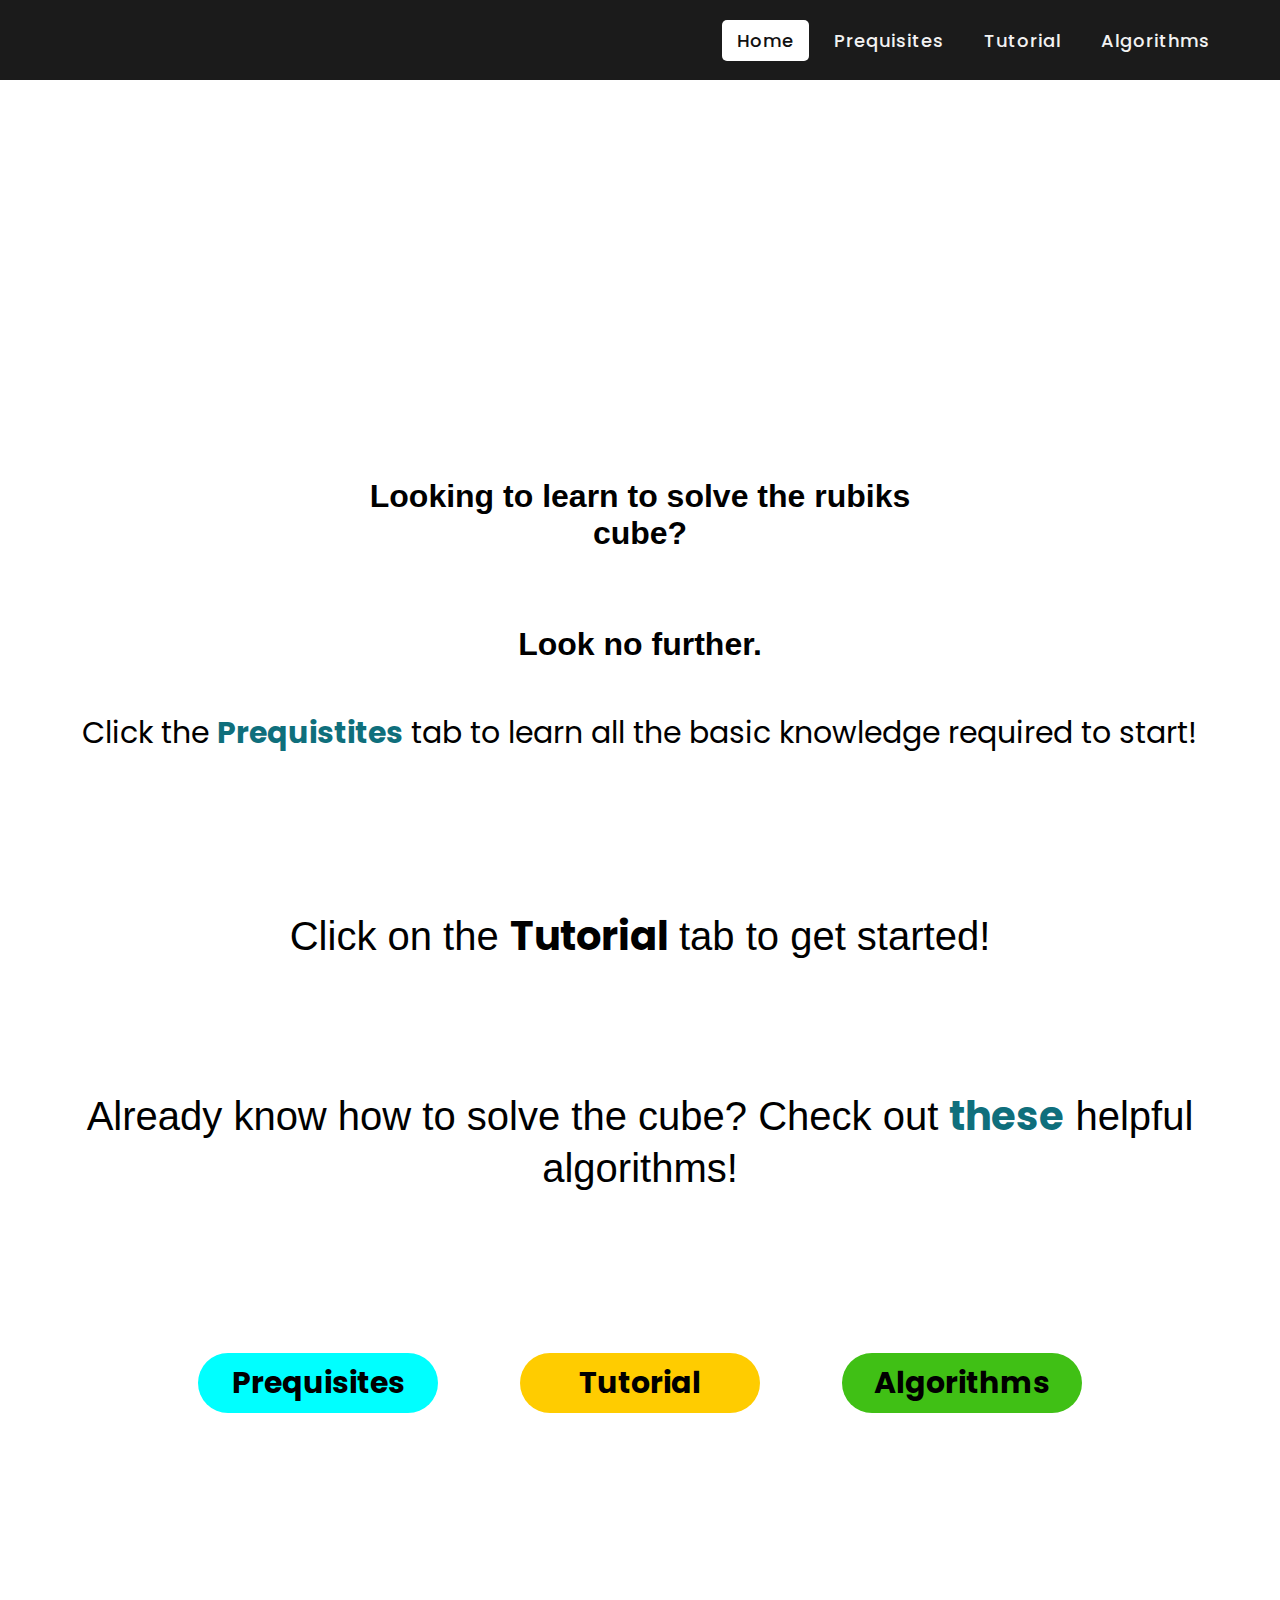
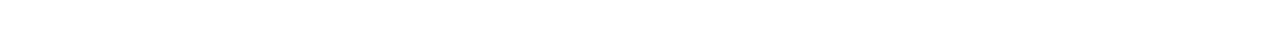
<file: index.html>
<!DOCTYPE html>
<html lang="en" dir="ltr">
   <head>
      <meta charset="utf-8">
      <link rel="stylesheet" href="styles-index.css">
      <link rel="stylesheet" href="https://cdnjs.cloudflare.com/ajax/libs/font-awesome/5.15.3/css/all.min.css"/>
      <meta name="viewport" content="width=device-width, initial-scale=1.0">
      <title>
         Rubik's cube solver - Homepage
      </title>
   </head>
   <body>
      <nav>
         <input type="checkbox" id="click">
         <label for="click" class="menu-btn">
         <i class="fas fa-bars"></i>
         </label>
         <ul>
            <li><a class="active" href="index.html">Home</a></li>
            <li><a href="prequisite.html">Prequisites</a></li>
            <li><a href="tutorial.html">Tutorial</a></li>
            <li><a href="algorithms.html">Algorithms</a></li>
         </ul>
      </nav>

         <h1 class="home-main">
            Looking to learn to solve the rubiks cube? 
            <br><br><br> Look no further.
         </h1>
      </div>
      
      
      <p class="info-0">
         Click the <b><a href="prequisite.html" class="prequisite">Prequistites</a></b> tab to learn all the basic knowledge required to start!
      </p>

      <p class="info-1">
         Click on the <b>Tutorial</b> tab to get started!
      </p>

      <p class="info-2">
         Already know how to solve the cube? Check out 
         <b><a href="algorithms.html" class="algorithm">these</a></b> helpful algorithms!
      </p>

      <table class="buttons">
         <tr>
            <th style="padding: 40px;word-wrap: break-word"><a href="prequisite.html"><button class="prequisite-button">
               Prequisites
            </button></a></th>
            <th style="padding: 40px;word-wrap: break-word"><a href="tutorial.html"><button class="tutorial-button">
               Tutorial
            </button></a></th>
            <th style="padding: 40px;word-wrap: break-word"><a href="algorithms.html"><button class="algorithms-button">
               Algorithms
            </button></a></th>
         </tr>
      </table>

   </body>
</html>
</file>
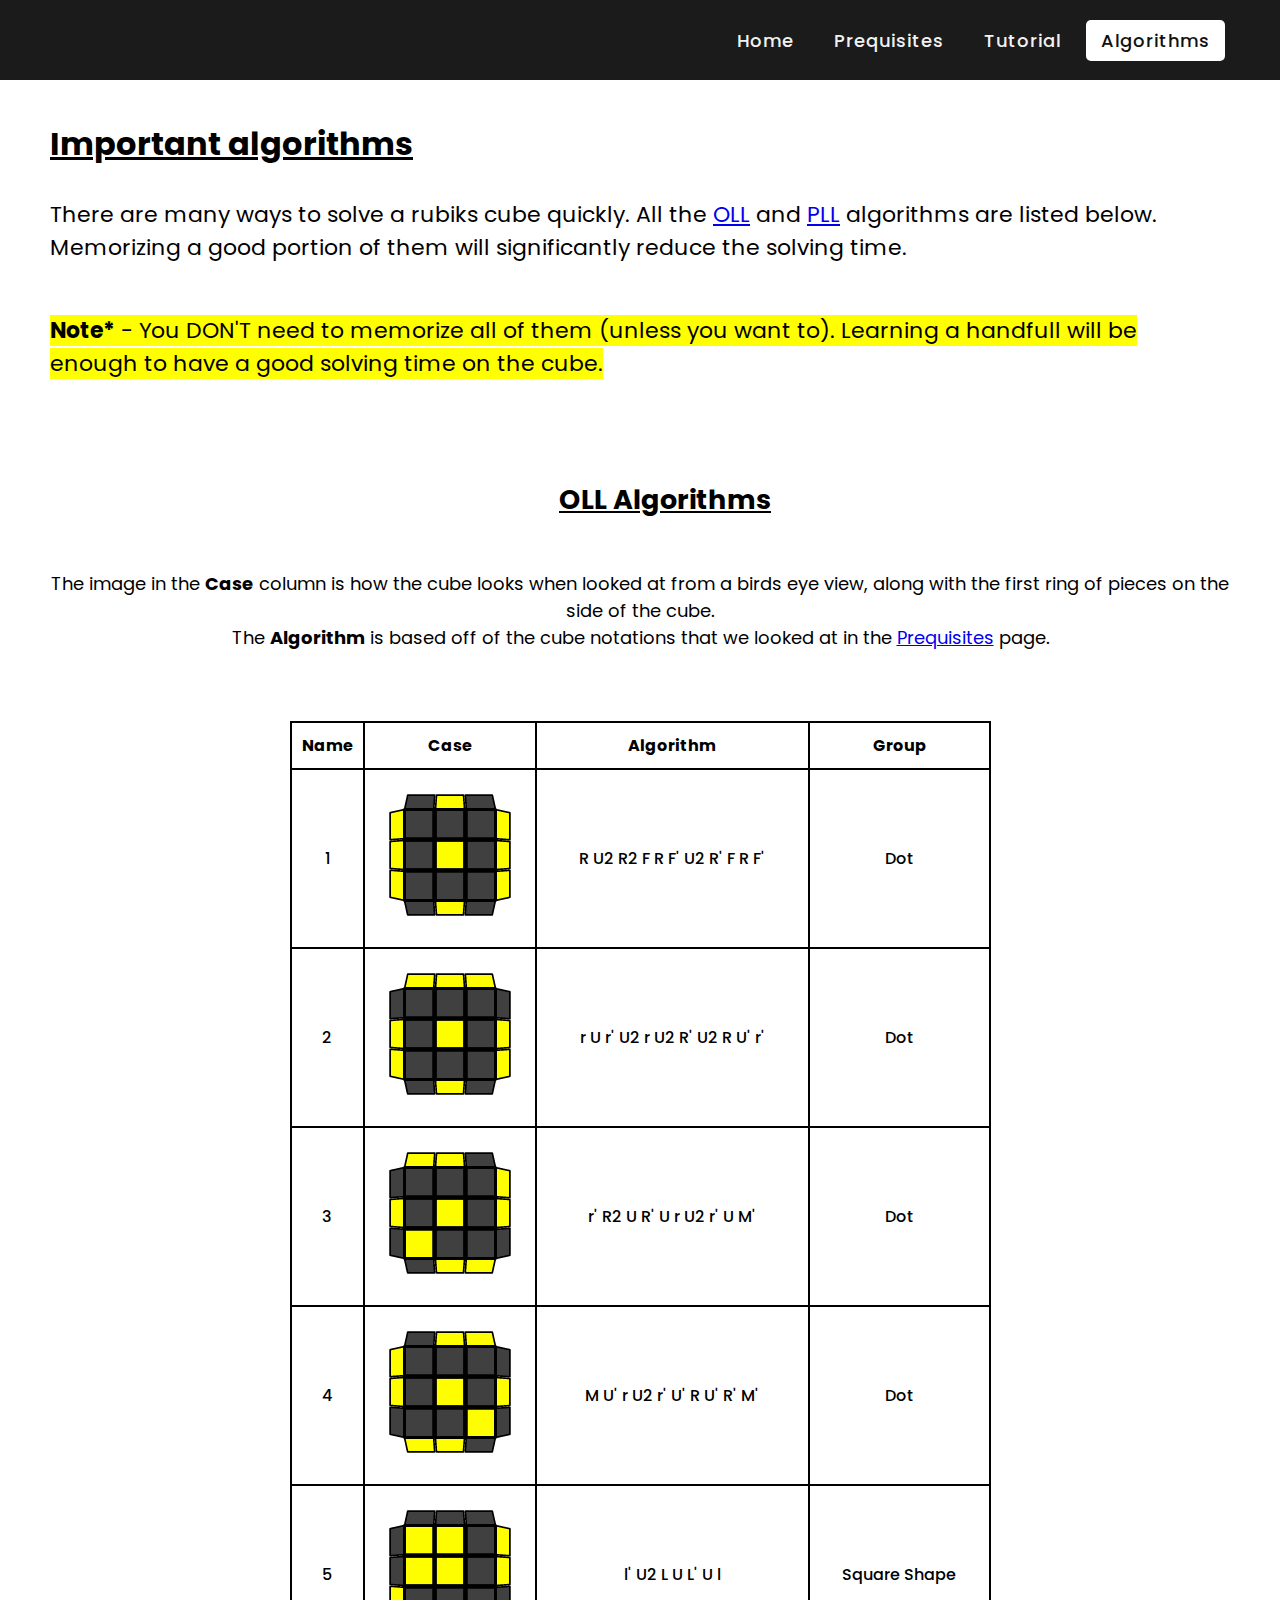
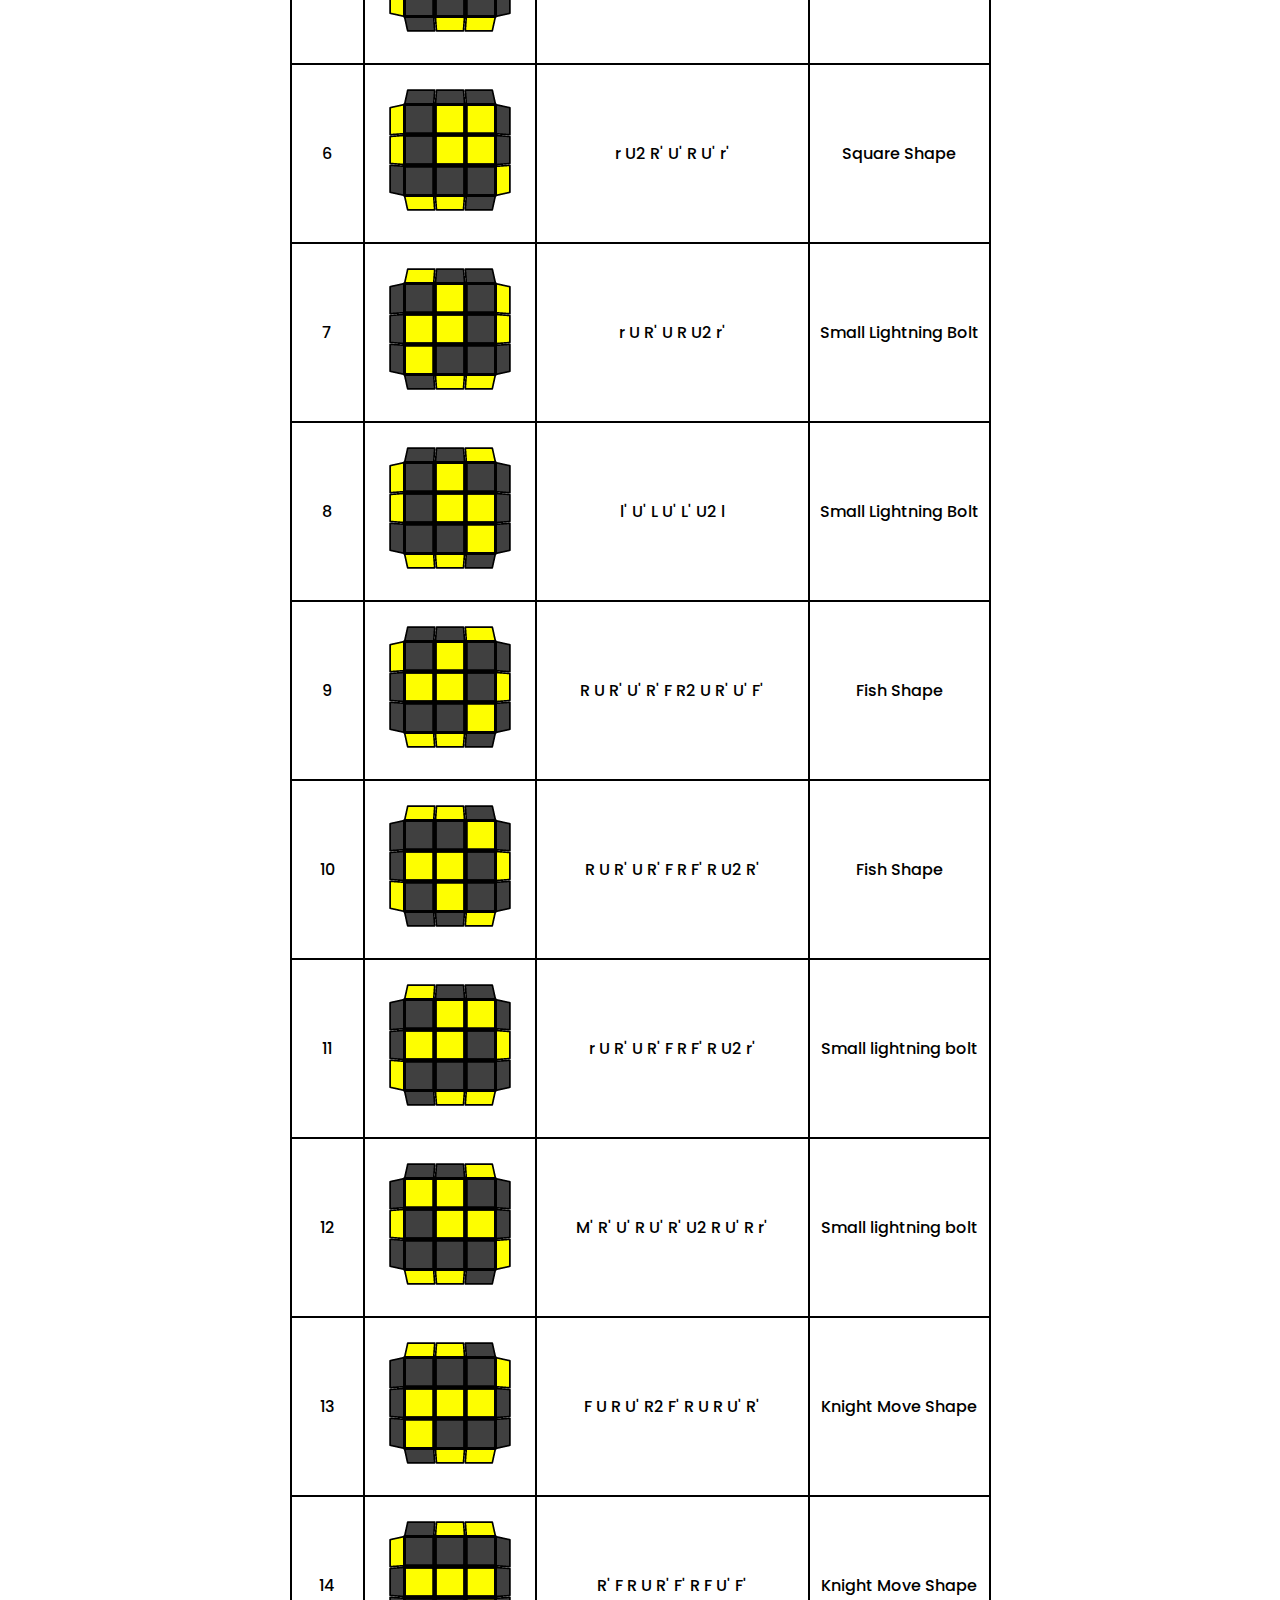
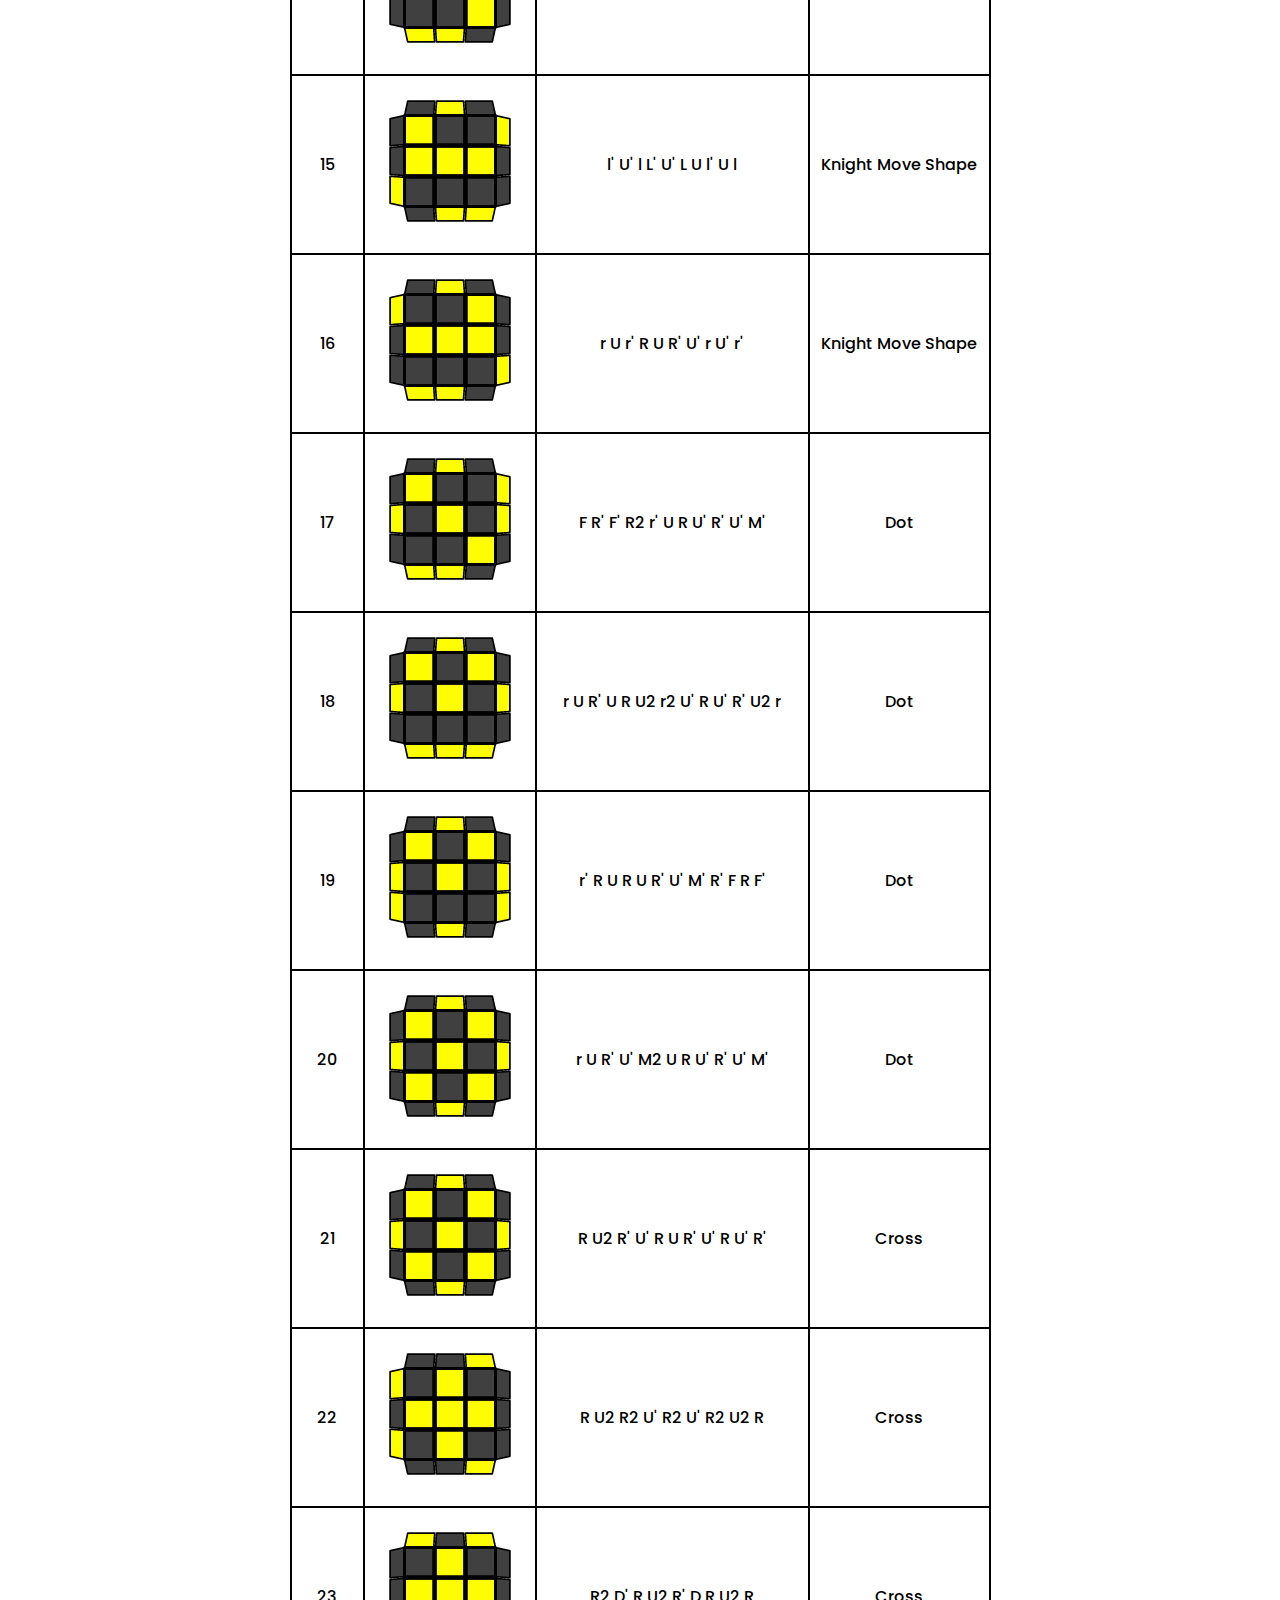
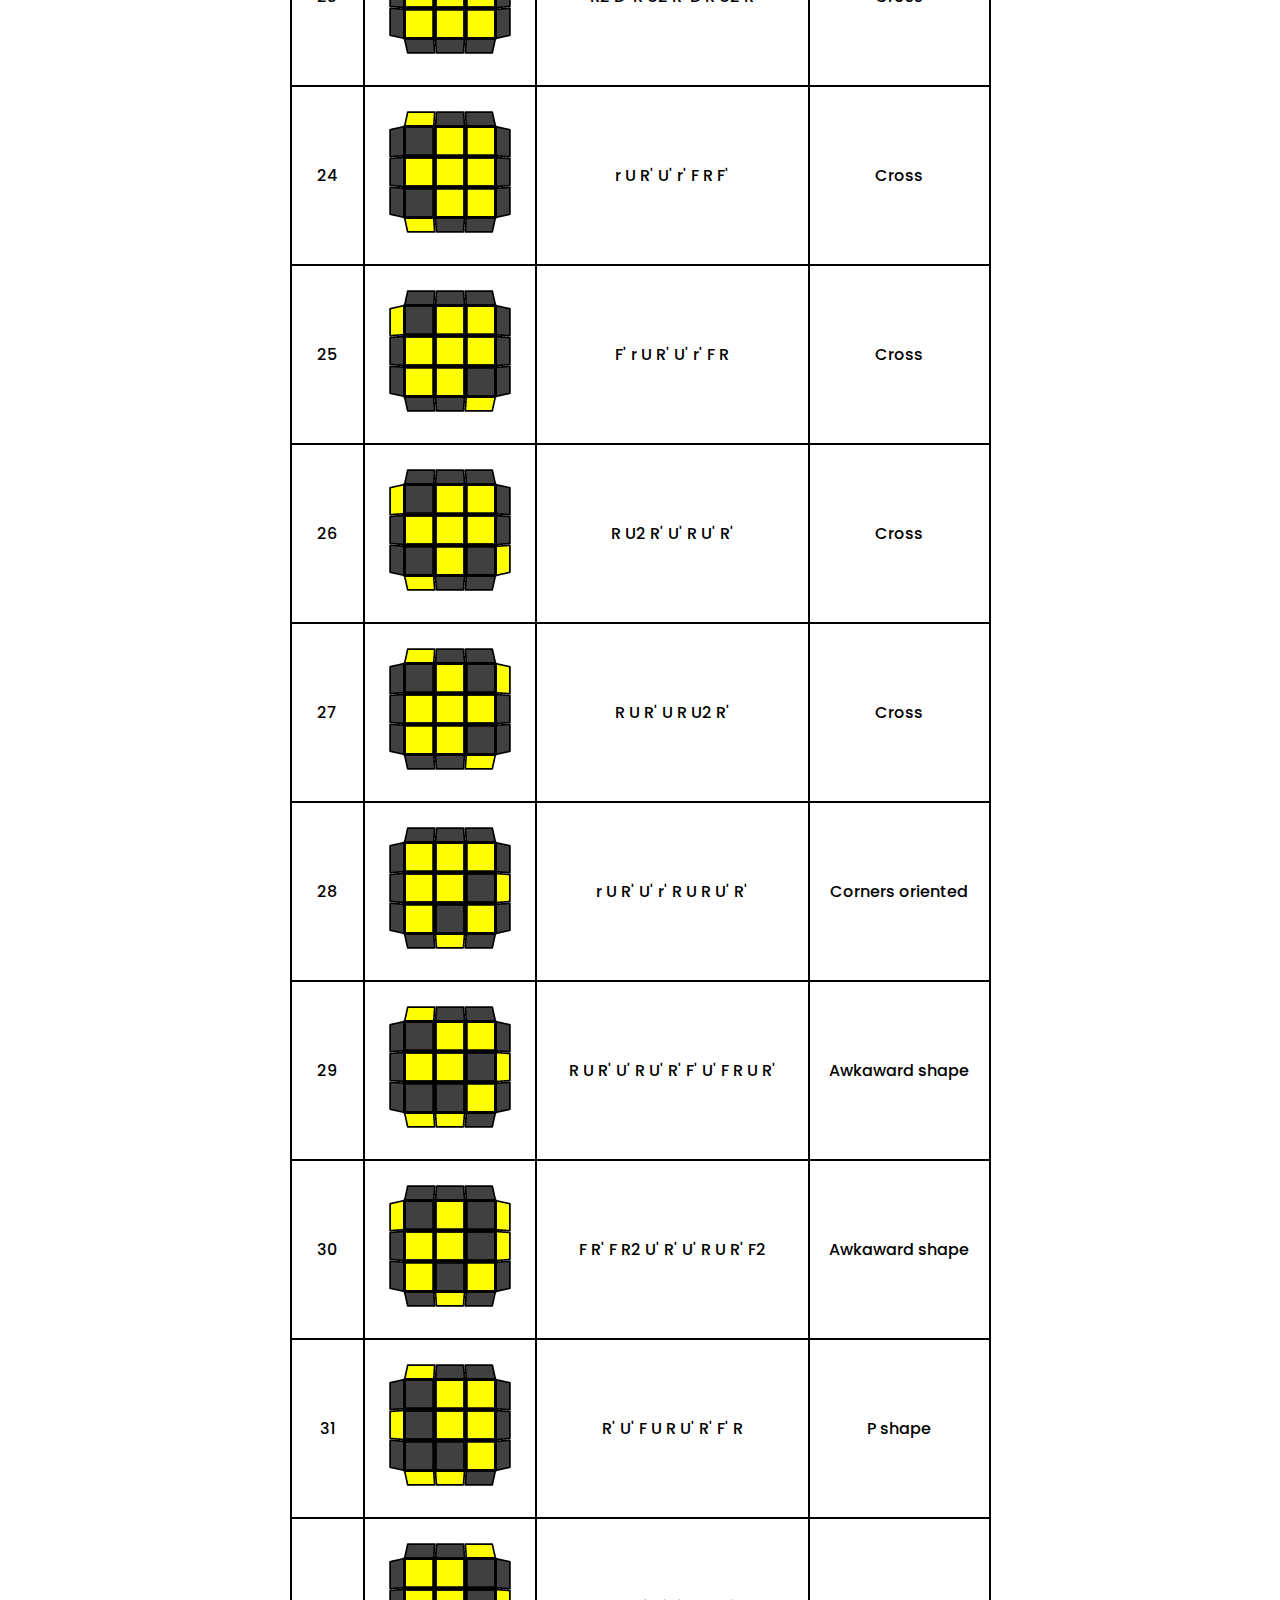
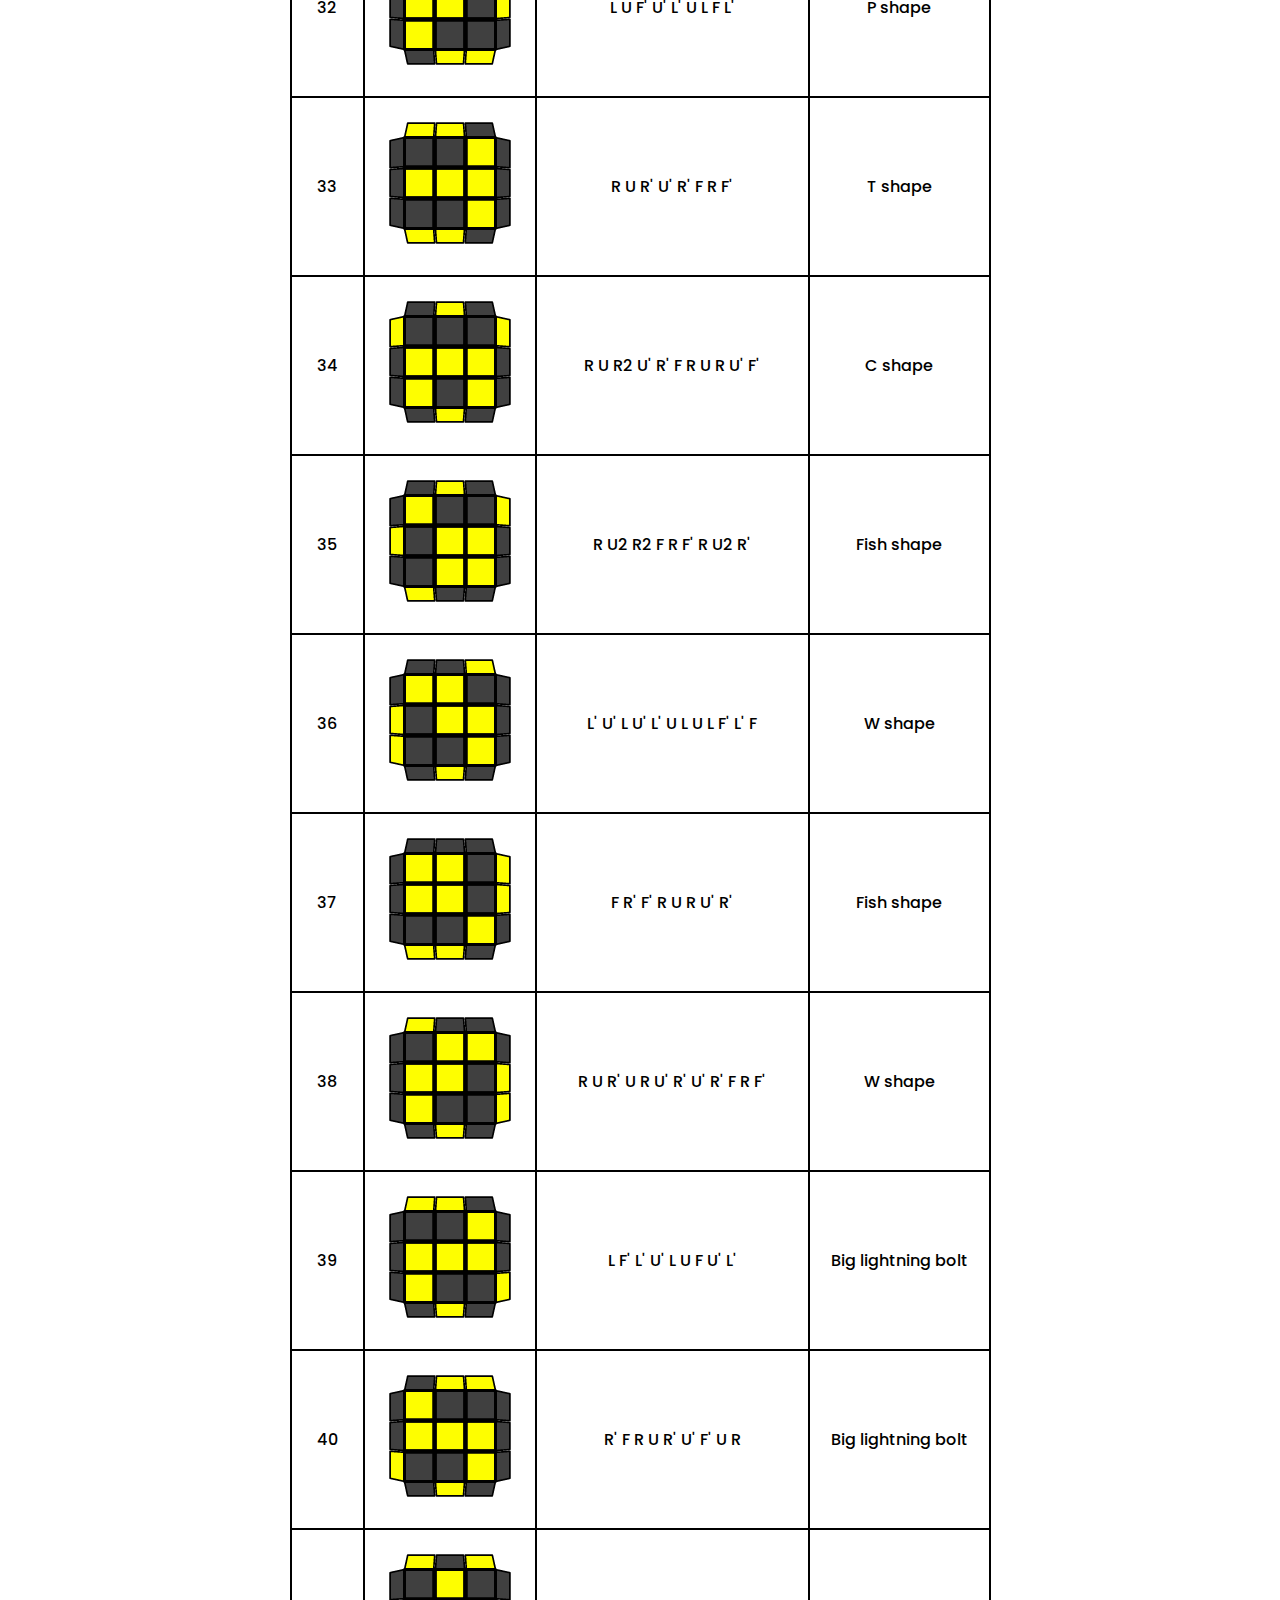
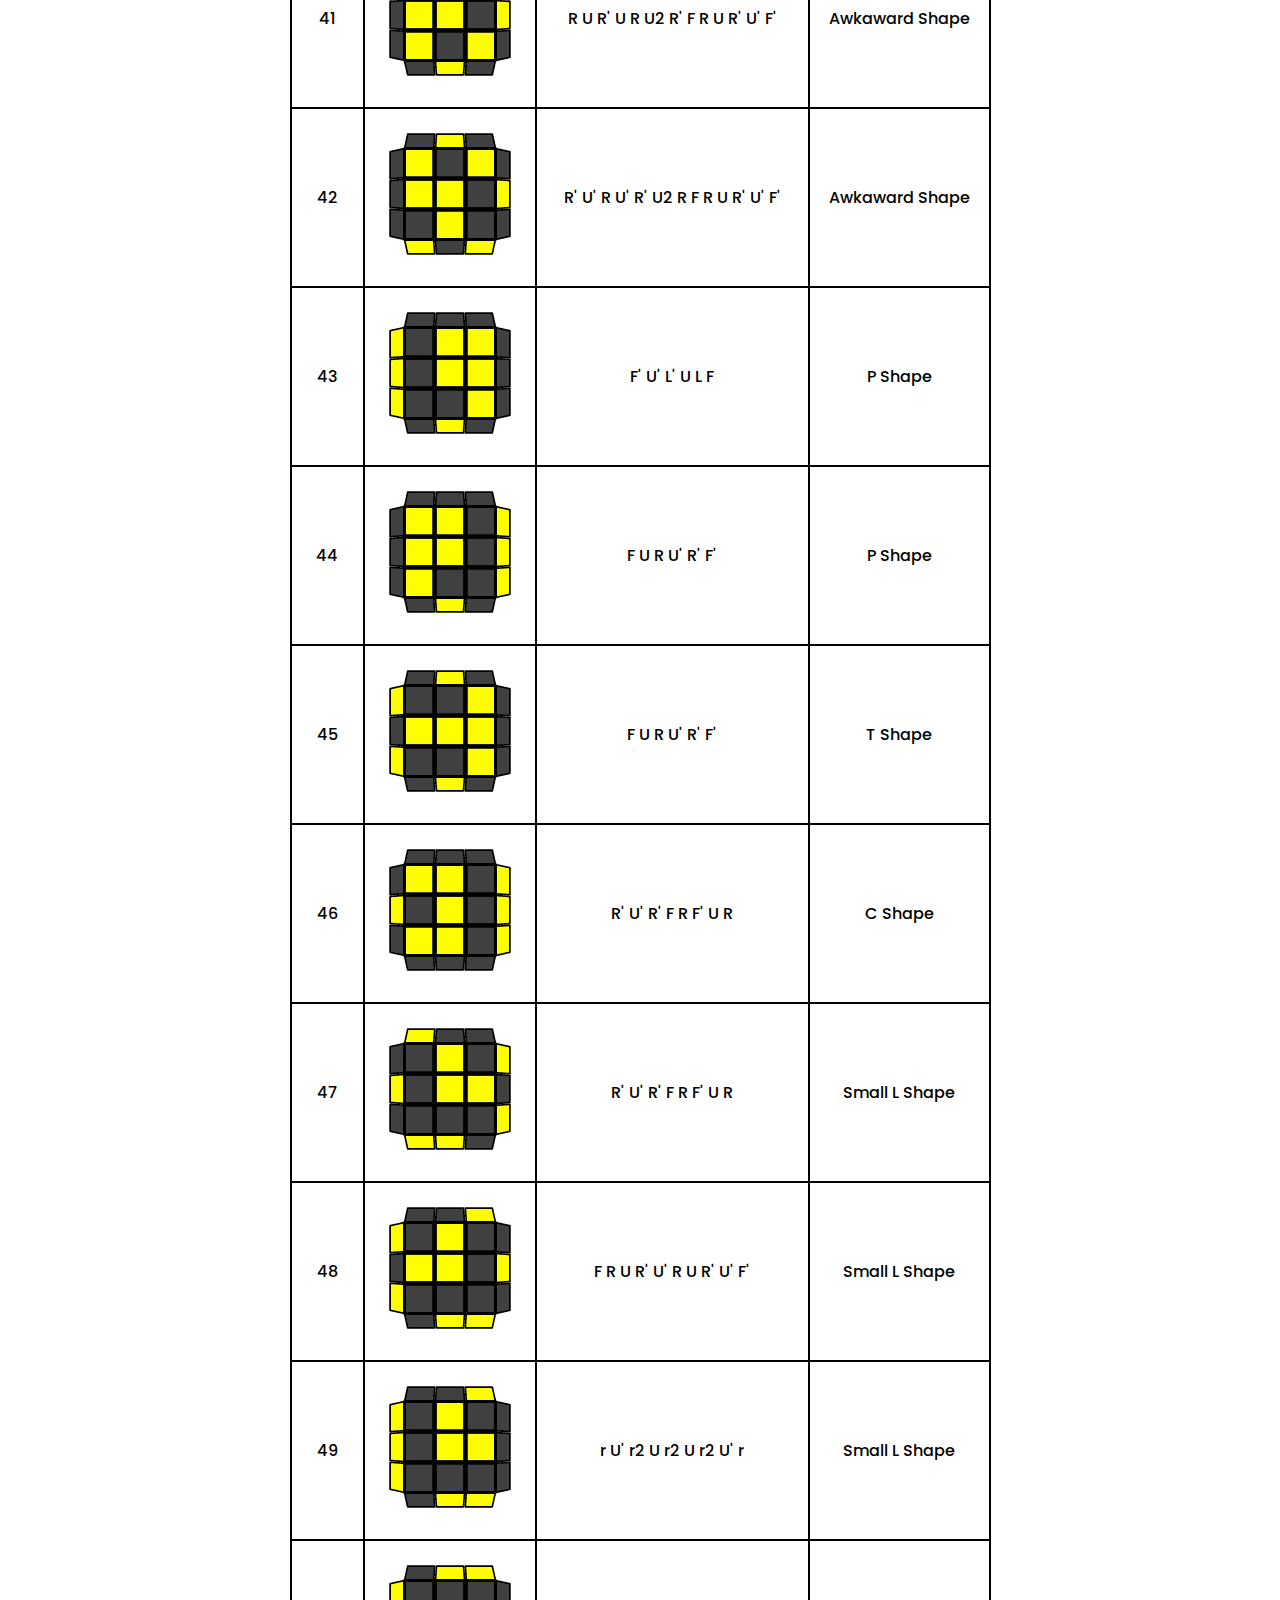
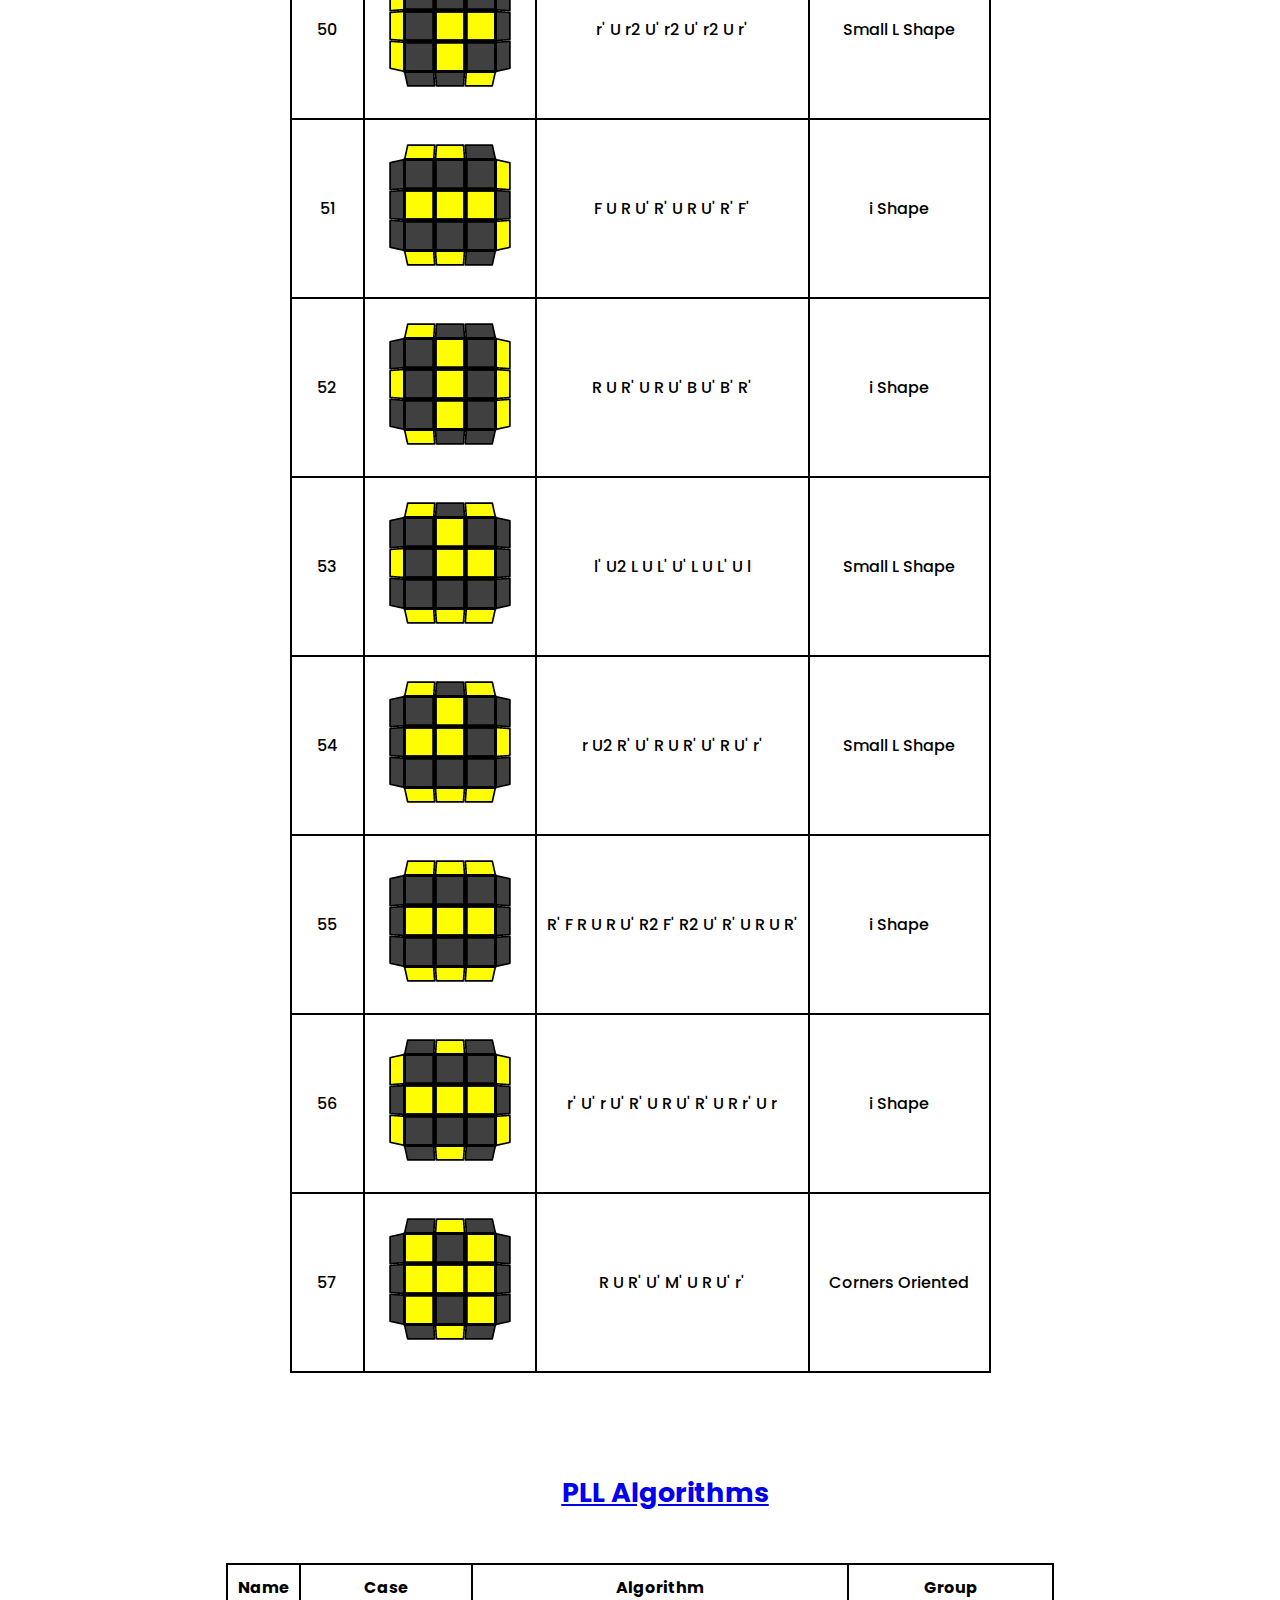
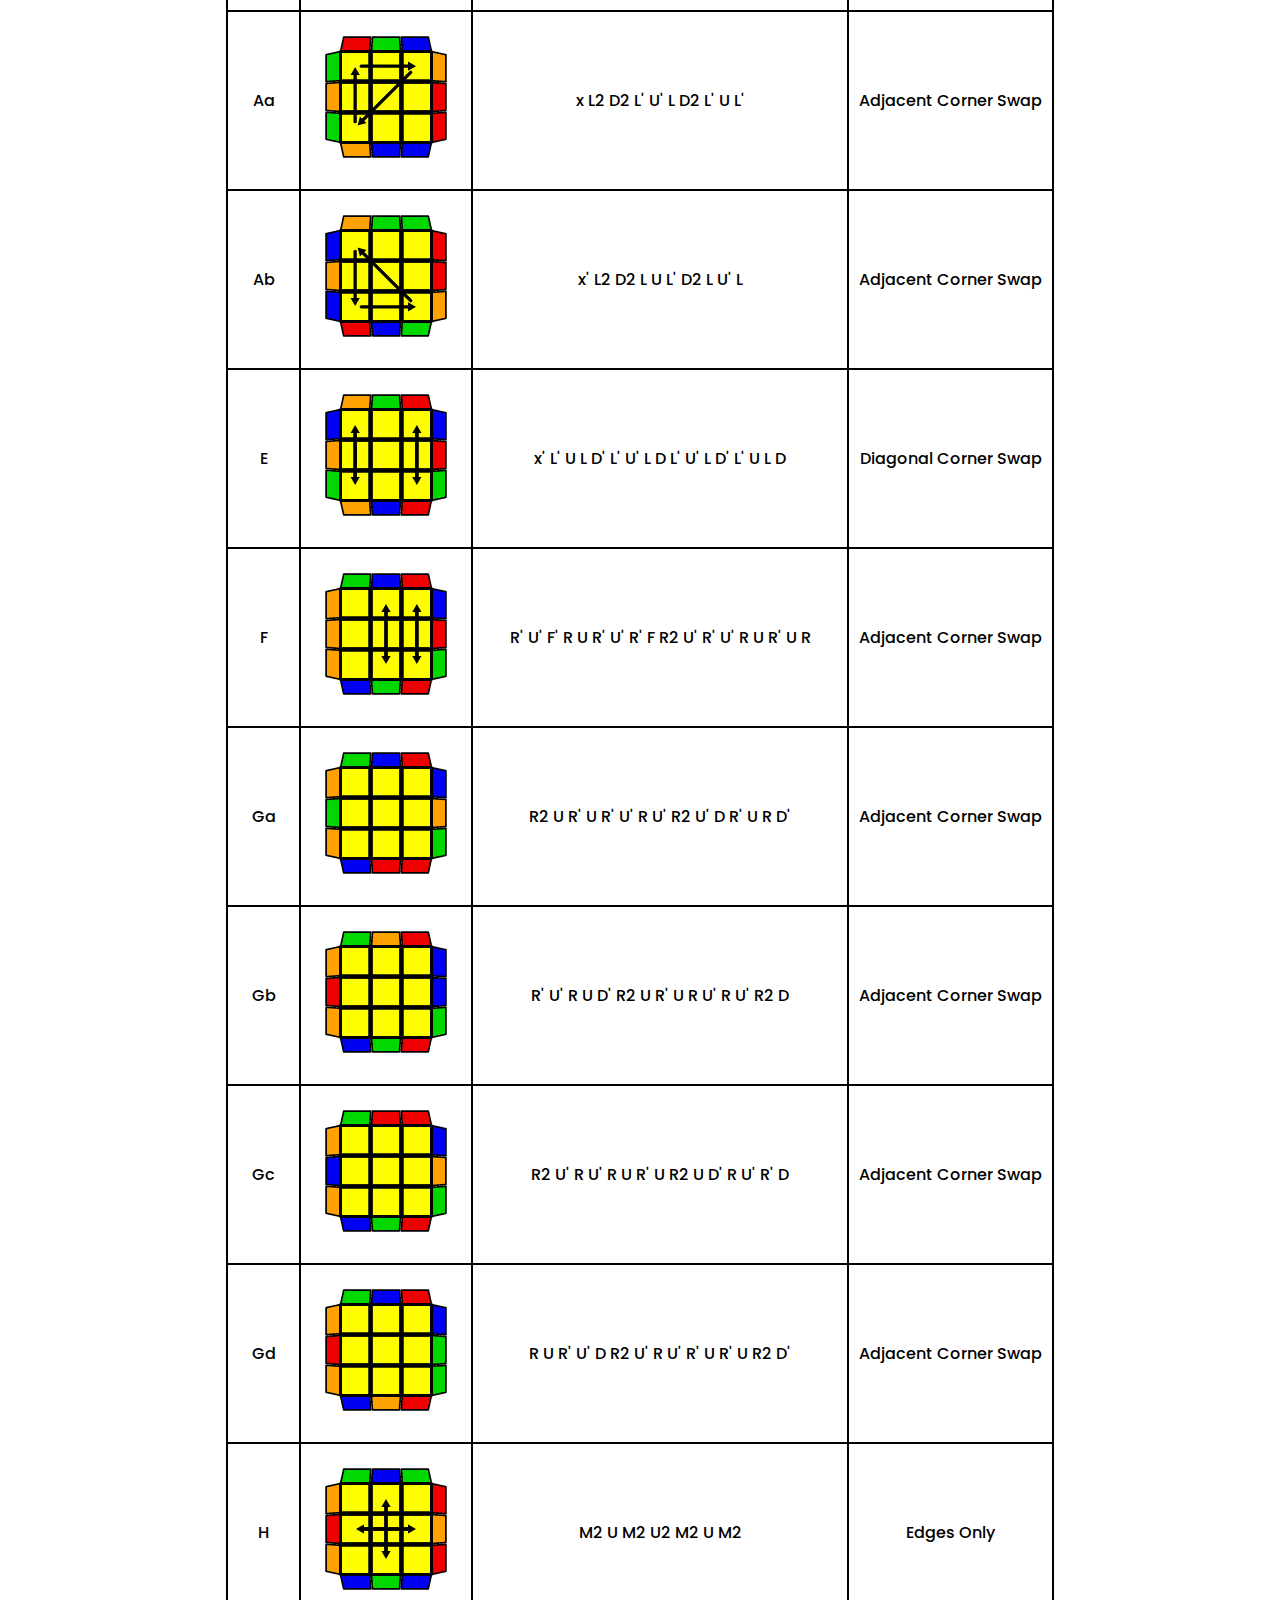
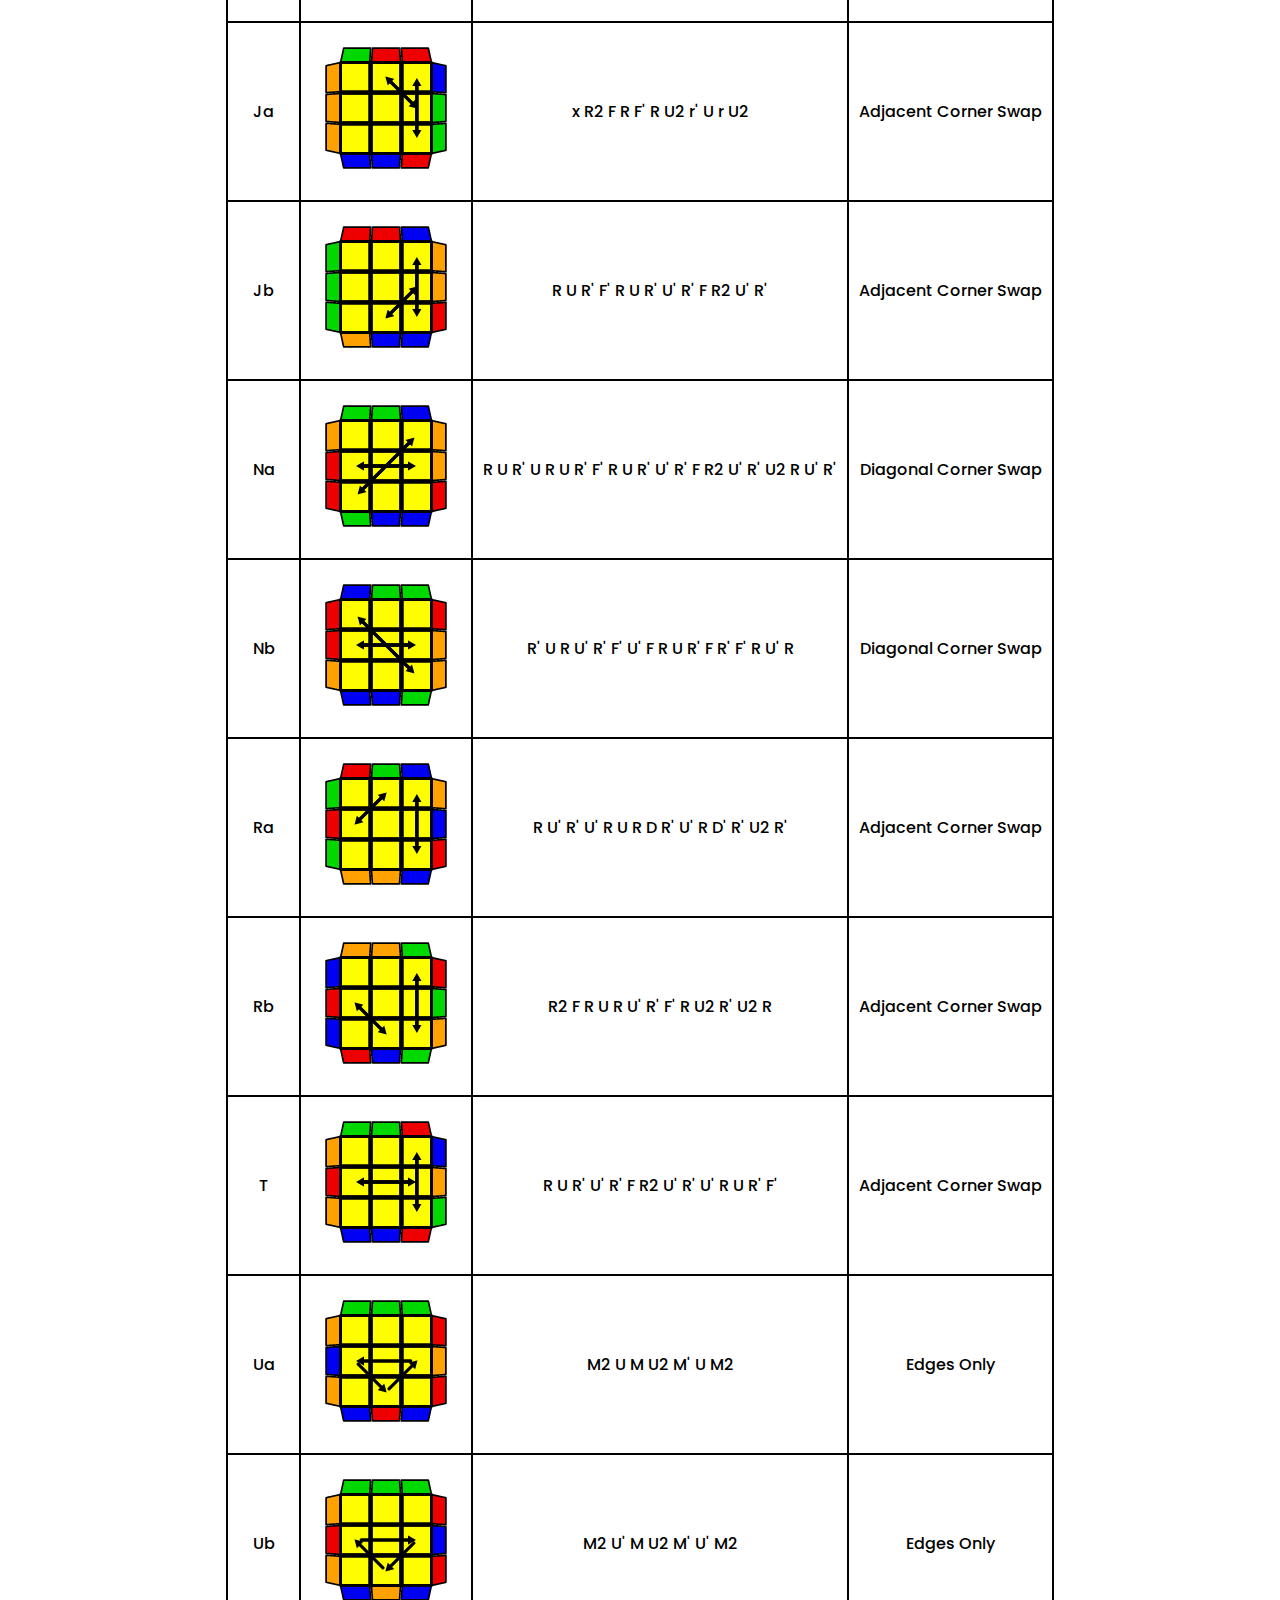
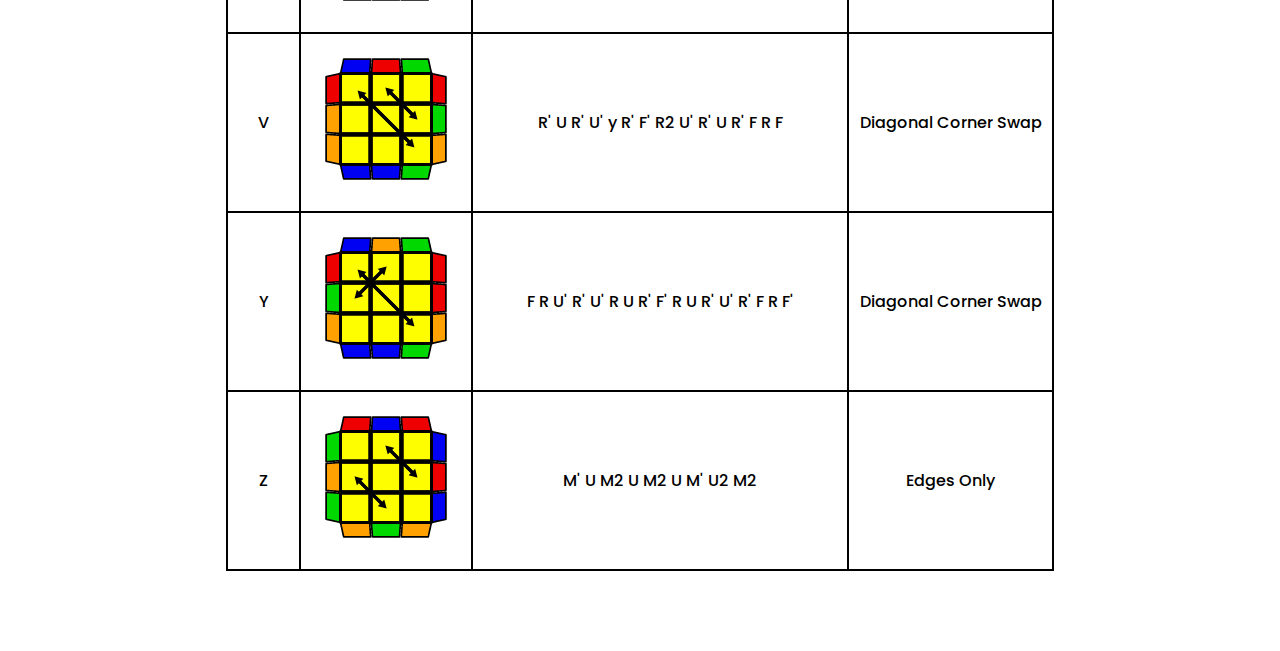
<file: algorithms.html>
<!DOCTYPE html>
<html lang="en" dir="ltr">
   <head>
      <meta charset="utf-8">
      <link rel="stylesheet" href="styles-algorithms.css">
      <link rel="stylesheet" href="https://cdnjs.cloudflare.com/ajax/libs/font-awesome/5.15.3/css/all.min.css"/>
      <meta name="viewport" content="width=device-width, initial-scale=1.0">
      <title>Helpful Algorithms</title>
   </head>
   <body>
      <nav>
         <input type="checkbox" id="click">
         <label for="click" class="menu-btn">
         <i class="fas fa-bars"></i>
         </label>
         <ul>
            <li><a href="index.html">Home</a></li>
            <li><a href="prequisite.html">Prequisites</a></li>
            <li><a href="tutorial.html">Tutorial</a></li>
            <li><a class="active" href="algorithms.html">Algorithms</a></li>
         </ul>
      </nav>

      <h1 class="title-1">
      Important algorithms
      </h1>
      
      <p class="text-1">
      There are many ways to solve a rubiks cube quickly. All the <a href="algorithms.html#oll">OLL</a> and <a href="algorithms.html#pll">PLL</a> algorithms are listed below. Memorizing a good portion of them will significantly reduce the solving time. 
      </p> 

      <p class="note-algs">
      <mark><b>Note*</b> - You DON'T need to memorize all of them (unless you want to). Learning a handfull will be enough to have a good solving time on the cube.</mark>
      </p>

      <h3 class="oll-title">
      <div id="oll">OLL Algorithms</div>
      </h3>

      <p class="oll-title-desc">
      The image in the <b>Case</b> column is how the cube looks when looked at from a birds eye view, along with the first ring of pieces on the side of the cube.<br>
      The <b>Algorithm</b> is based off of the cube notations that we looked at in the <a href="prequisite.html#cube-notation" target="_blank">Prequisites</a> page.
      </p>

      <table class="oll-table">
         <tr>
            <th>Name</th>
            <th>Case</th>
            <th>Algorithm</th>
            <th>Group</th>
         </tr>
         <tr>
            <td>1</td>
            <td><img src="images/OLL/1.png"></td>
            <td>R U2 R2 F R F' U2 R' F R F'</td>
            <td>Dot</td>
         </tr>
         <tr>
            <td>2</td>
            <td><img src="images/OLL/2.png"></td>
            <td>r U r' U2 r U2 R' U2 R U' r'</td>
            <td>Dot</td>
         </tr>
         <tr>
            <td>3</td>
            <td><img src="images/OLL/3.png"></td>
            <td>r' R2 U R' U r U2 r' U M'</td>
            <td>Dot</td>
         </tr>
         <tr>
            <td>4</td>
            <td><img src="images/OLL/4.png"></td>
            <td>M U' r U2 r' U' R U' R' M'</td>
            <td>Dot</td>
         </tr>
         <tr>
            <td>5</td>
            <td><img src="images/OLL/5.png"></td>
            <td>l' U2 L U L' U l</td>
            <td>Square Shape</td>
         </tr>
         <tr>
            <td>6</td>
            <td><img src="images/OLL/6.png"></td>
            <td>r U2 R' U' R U' r'</td>
            <td>Square Shape</td>
         </tr>
         <tr>
            <td>7</td>
            <td><img src="images/OLL/7.png"></td>
            <td>r U R' U R U2 r'</td>
            <td>Small Lightning Bolt</td>
         </tr>
         <tr>
            <td>8</td>
            <td><img src="images/OLL/8.png"></td>
            <td>l' U' L U' L' U2 l</td>
            <td>Small Lightning Bolt</td>
         </tr>

         <tr>
            <td>9</td>
            <td><img src="images/OLL/9.png"></td>
            <td>R U R' U' R' F R2 U R' U' F'</td>
            <td>Fish Shape</td>
         </tr>
         <tr>
            <td>10</td>
            <td><img src="images/OLL/10.png"></td>
            <td>R U R' U R' F R F' R U2 R'</td>
            <td>Fish Shape</td>
         </tr>
         <tr>
            <td>11</td>
            <td><img src="images/OLL/11.png"></td>
            <td>r U R' U R' F R F' R U2 r'</td>
            <td>Small lightning bolt</td>
         </tr>
         <tr>
            <td>12</td>
            <td><img src="images/OLL/12.png"></td>
            <td>M' R' U' R U' R' U2 R U' R r'</td>
            <td>Small lightning bolt</td>
         </tr>
         <tr>
            <td>13</td>
            <td><img src="images/OLL/13.png"></td>
            <td>F U R U' R2 F' R U R U' R'</td>
            <td>Knight Move Shape</td>
         </tr>
         <tr>
            <td>14</td>
            <td><img src="images/OLL/14.png"></td>
            <td>R' F R U R' F' R F U' F'</td>
            <td>Knight Move Shape</td>
         </tr>
         <tr>
            <td>15</td>
            <td><img src="images/OLL/15.png"></td>
            <td>l' U' l L' U' L U l' U l</td>
            <td>Knight Move Shape</td>
         </tr>
         <tr>
            <td>16</td>
            <td><img src="images/OLL/16.png"></td>
            <td>r U r' R U R' U' r U' r'</td>
            <td>Knight Move Shape</td>
         </tr>
         <tr>
            <td>17</td>
            <td><img src="images/OLL/17.png"></td>
            <td>F R' F' R2 r' U R U' R' U' M'</td>
            <td>Dot</td>
         </tr>
         <tr>
            <td>18</td>
            <td><img src="images/OLL/18.png"></td>
            <td>r U R' U R U2 r2 U' R U' R' U2 r</td>
            <td>Dot</td>
         </tr>
         <tr>
            <td>19</td>
            <td><img src="images/OLL/19.png"></td>
            <td>r' R U R U R' U' M' R' F R F'</td>
            <td>Dot</td>
         </tr>
         <tr>
            <td>20</td>
            <td><img src="images/OLL/20.png"></td>
            <td>r U R' U' M2 U R U' R' U' M'</td>
            <td>Dot</td>
         </tr>
         <tr>
            <td>21</td>
            <td><img src="images/OLL/21.png"></td>
            <td>R U2 R' U' R U R' U' R U' R'</td>
            <td>Cross</td>
         </tr>
         <tr>
            <td>22</td>
            <td><img src="images/OLL/22.png"></td>
            <td>R U2 R2 U' R2 U' R2 U2 R</td>
            <td>Cross</td>
         </tr>
         <tr>
            <td>23</td>
            <td><img src="images/OLL/23.png"></td>
            <td>R2 D' R U2 R' D R U2 R</td>
            <td>Cross</td>
         </tr>
         <tr>
            <td>24</td>
            <td><img src="images/OLL/24.png"></td>
            <td>r U R' U' r' F R F'</td>
            <td>Cross</td>
         </tr>
         <tr>
            <td>25</td>
            <td><img src="images/OLL/25.png"></td>
            <td>F' r U R' U' r' F R</td>
            <td>Cross</td>
         </tr>
         <tr>
            <td>26</td>
            <td><img src="images/OLL/26.png"></td>
            <td>R U2 R' U' R U' R'</td>
            <td>Cross</td>
         </tr>
         <tr>
            <td>27</td>
            <td><img src="images/OLL/27.png"></td>
            <td>R U R' U R U2 R'</td>
            <td>Cross</td>
         </tr>
         <tr>
            <td>28</td>
            <td><img src="images/OLL/28.png"></td>
            <td>r U R' U' r' R U R U' R'</td>
            <td>Corners oriented</td>
         </tr>  
         <tr>
            <td>29</td>
            <td><img src="images/OLL/29.png"></td>
            <td>R U R' U' R U' R' F' U' F R U R'</td>
            <td>Awkaward shape</td>
         </tr>    
         <tr>
            <td>30</td>
            <td><img src="images/OLL/30.png"></td>
            <td>F R' F R2 U' R' U' R U R' F2</td>
            <td>Awkaward shape</td>
         </tr>    
         <tr>
            <td>31</td>
            <td><img src="images/OLL/31.png"></td>
            <td>R' U' F U R U' R' F' R</td>
            <td>P shape</td>
         </tr>
         <tr>
            <td>32</td>
            <td><img src="images/OLL/32.png"></td>
            <td>L U F' U' L' U L F L'</td>
            <td>P shape</td>
         </tr>
         <tr>
            <td>33</td>
            <td><img src="images/OLL/33.png"></td>
            <td>R U R' U' R' F R F'</td>
            <td>T shape</td>
         </tr>
         <tr>
            <td>34</td>
            <td><img src="images/OLL/34.png"></td>
            <td>R U R2 U' R' F R U R U' F'</td>
            <td>C shape</td>
         </tr>
         <tr>
            <td>35</td>
            <td><img src="images/OLL/35.png"></td>
            <td>R U2 R2 F R F' R U2 R'</td>
            <td>Fish shape</td>
         </tr>
         <tr>
            <td>36</td>
            <td><img src="images/OLL/36.png"></td>
            <td>L' U' L U' L' U L U L F' L' F</td>
            <td>W shape</td>
         </tr>
         <tr>
            <td>37</td>
            <td><img src="images/OLL/37.png"></td>
            <td>F R' F' R U R U' R'</td>
            <td>Fish shape</td>
         </tr>
         <tr>
            <td>38</td>
            <td><img src="images/OLL/38.png"></td>
            <td>R U R' U R U' R' U' R' F R F'</td>
            <td>W shape</td>
         </tr>
         <tr>
            <td>39</td>
            <td><img src="images/OLL/39.png"></td>
            <td>L F' L' U' L U F U' L'</td>
            <td>Big lightning bolt</td>
         </tr>
         <tr>
            <td>40</td>
            <td><img src="images/OLL/40.png"></td>
            <td>R' F R U R' U' F' U R</td>
            <td>Big lightning bolt</td>
         </tr>
         <tr>
            <td>41</td>
            <td><img src="images/OLL/41.png"></td>
            <td>R U R' U R U2 R' F R U R' U' F'</td>
            <td>Awkaward Shape</td>
         </tr>
         <tr>
            <td>42</td>
            <td><img src="images/OLL/42.png"></td>
            <td>R' U' R U' R' U2 R F R U R' U' F'</td>
            <td>Awkaward Shape</td>
         </tr>
         <tr>
            <td>43</td>
            <td><img src="images/OLL/43.png"></td>
            <td>F' U' L' U L F</td>
            <td>P Shape</td>
         </tr>
         <tr>
            <td>44</td>
            <td><img src="images/OLL/44.png"></td>
            <td>F U R U' R' F'</td>
            <td>P Shape</td>
         </tr>
         <tr>
            <td>45</td>
            <td><img src="images/OLL/45.png"></td>
            <td>F U R U' R' F'</td>
            <td>T Shape</td>
         </tr>
         <tr>
            <td>46</td>
            <td><img src="images/OLL/46.png"></td>
            <td>R' U' R' F R F' U R</td>
            <td>C Shape</td>
         </tr>
         <tr>
            <td>47</td>
            <td><img src="images/OLL/47.png"></td>
            <td>R' U' R' F R F' U R</td>
            <td>Small L Shape</td>
         </tr>
         <tr>
            <td>48</td>
            <td><img src="images/OLL/48.png"></td>
            <td>F R U R' U' R U R' U' F'</td>
            <td>Small L Shape</td>
         </tr>
         <tr>
            <td>49</td>
            <td><img src="images/OLL/49.png"></td>
            <td>r U' r2 U r2 U r2 U' r</td>
            <td>Small L Shape</td>
         </tr>
         <tr>
            <td>50</td>
            <td><img src="images/OLL/50.png"></td>
            <td>r' U r2 U' r2 U' r2 U r'</td>
            <td>Small L Shape</td>
         </tr>
         <tr>
            <td>51</td>
            <td><img src="images/OLL/51.png"></td>
            <td>F U R U' R' U R U' R' F'</td>
            <td>i Shape</td>
         </tr>
         <tr>
            <td>52</td>
            <td><img src="images/OLL/52.png"></td>
            <td>R U R' U R U' B U' B' R'</td>
            <td>i Shape</td>
         </tr>
         <tr>
            <td>53</td>
            <td><img src="images/OLL/53.png"></td>
            <td>l' U2 L U L' U' L U L' U l</td>
            <td>Small L Shape</td>
         </tr>
         <tr>
            <td>54</td>
            <td><img src="images/OLL/54.png"></td>
            <td>r U2 R' U' R U R' U' R U' r'</td>
            <td>Small L Shape</td>
         </tr>
         <tr>
            <td>55</td>
            <td><img src="images/OLL/55.png"></td>
            <td>R' F R U R U' R2 F' R2 U' R' U R U R'</td>
            <td>i Shape</td>
         </tr>
         <tr>
            <td>56</td>
            <td><img src="images/OLL/56.png"></td>
            <td>r' U' r U' R' U R U' R' U R r' U r</td>
            <td>i Shape</td>
         </tr>
         <tr>
            <td>57</td>
            <td><img src="images/OLL/57.png"></td>
            <td>R U R' U' M' U R U' r'</td>
            <td>Corners Oriented</td>
         </tr>
      </table>
      
      <h3 class="oll-title">
      <div id="pll"><a href="algorithms.html">PLL Algorithms</a></div>
      </h3>
<div class="pll-container">
      <table class="pll-table">
         <tr>
            <th>Name</th>
            <th>Case</th>
            <th>Algorithm</th>
            <th>Group</th>
         </tr>
         <tr>
            <td>Aa</td>
            <td><img src="images/PLL/1.png"></td>
            <td>x L2 D2 L' U' L D2 L' U L'</td>
            <td>Adjacent Corner Swap</td>
         </tr>
         <tr>
            <td>Ab</td>
            <td><img src="images/PLL/2.png"></td>
            <td>x' L2 D2 L U L' D2 L U' L</td>
            <td>Adjacent Corner Swap</td>
         </tr>
         <tr>
            <td>E</td>
            <td><img src="images/PLL/3.png"></td>
            <td>x' L' U L D' L' U' L D L' U' L D' L' U L D</td>
            <td>Diagonal Corner Swap</td>
         </tr>
         <tr>
            <td>F</td>
            <td><img src="images/PLL/4.png"></td>
            <td>R' U' F' R U R' U' R' F R2 U' R' U' R U R' U R</td>
            <td>Adjacent Corner Swap</td>
         </tr>
         <tr>
            <td>Ga</td>
            <td><img src="images/PLL/5.png"></td>
            <td>R2 U R' U R' U' R U' R2 U' D R' U R D'</td>
            <td>Adjacent Corner Swap</td>
         </tr>
         <tr>
            <td>Gb</td>
            <td><img src="images/PLL/6.png"></td>
            <td>R' U' R U D' R2 U R' U R U' R U' R2 D</td>
            <td>Adjacent Corner Swap</td>
         </tr>
         <tr>
            <td>Gc</td>
            <td><img src="images/PLL/7.png"></td>
            <td>R2 U' R U' R U R' U R2 U D' R U' R' D</td>
            <td>Adjacent Corner Swap</td>
         </tr>
         <tr>
            <td>Gd</td>
            <td><img src="images/PLL/8.png"></td>
            <td>R U R' U' D R2 U' R U' R' U R' U R2 D'</td>
            <td>Adjacent Corner Swap</td>
         </tr>
         <tr>
            <td>H</td>
            <td><img src="images/PLL/9.png"></td>
            <td>M2 U M2 U2 M2 U M2</td>
            <td>Edges Only</td>
         </tr>
         <tr>
            <td>Ja</td>
            <td><img src="images/PLL/10.png"></td>
            <td>x R2 F R F' R U2 r' U r U2</td>
            <td>Adjacent Corner Swap</td>
         </tr>
         <tr>
            <td>Jb</td>
            <td><img src="images/PLL/11.png"></td>
            <td>R U R' F' R U R' U' R' F R2 U' R'</td>
            <td>Adjacent Corner Swap</td>
         </tr>
         <tr>
            <td>Na</td>
            <td><img src="images/PLL/12.png"></td>
            <td>R U R' U R U R' F' R U R' U' R' F R2 U' R' U2 R U' R'</td>
            <td>Diagonal Corner Swap</td>
         </tr>
         <tr>
            <td>Nb</td>
            <td><img src="images/PLL/13.png"></td>
            <td>R' U R U' R' F' U' F R U R' F R' F' R U' R</td>
            <td>Diagonal Corner Swap</td>
         </tr>
         <tr>
            <td>Ra</td>
            <td><img src="images/PLL/14.png"></td>
            <td>R U' R' U' R U R D R' U' R D' R' U2 R'</td>
            <td>Adjacent Corner Swap</td>
         </tr>
         <tr>
            <td>Rb</td>
            <td><img src="images/PLL/15.png"></td>
            <td>R2 F R U R U' R' F' R U2 R' U2 R</td>
            <td>Adjacent Corner Swap</td>
         </tr>
         <tr>
            <td>T</td>
            <td><img src="images/PLL/16.png"></td>
            <td>R U R' U' R' F R2 U' R' U' R U R' F'</td>
            <td>Adjacent Corner Swap</td>
         </tr>
         <tr>
            <td>Ua</td>
            <td><img src="images/PLL/17.png"></td>
            <td>M2 U M U2 M' U M2</td>
            <td>Edges Only</td>
         </tr>
         <tr>
            <td>Ub</td>
            <td><img src="images/PLL/18.png"></td>
            <td>M2 U' M U2 M' U' M2</td>
            <td>Edges Only</td>
         </tr>
         <tr>
            <td>V</td>
            <td><img src="images/PLL/19.png"></td>
            <td>R' U R' U' y R' F' R2 U' R' U R' F R F</td>
            <td>Diagonal Corner Swap</td>
         </tr>
         <tr>
            <td>Y</td>
            <td><img src="images/PLL/20.png"></td>
            <td>F R U' R' U' R U R' F' R U R' U' R' F R F'</td>
            <td>Diagonal Corner Swap</td>
         </tr>
         <tr>
            <td>Z</td>
            <td><img src="images/PLL/21.png"></td>
            <td>M' U M2 U M2 U M' U2 M2</td>
            <td>Edges Only</td>
         </tr>
      </table>
   </div>   
   </body>
</html>
</file>
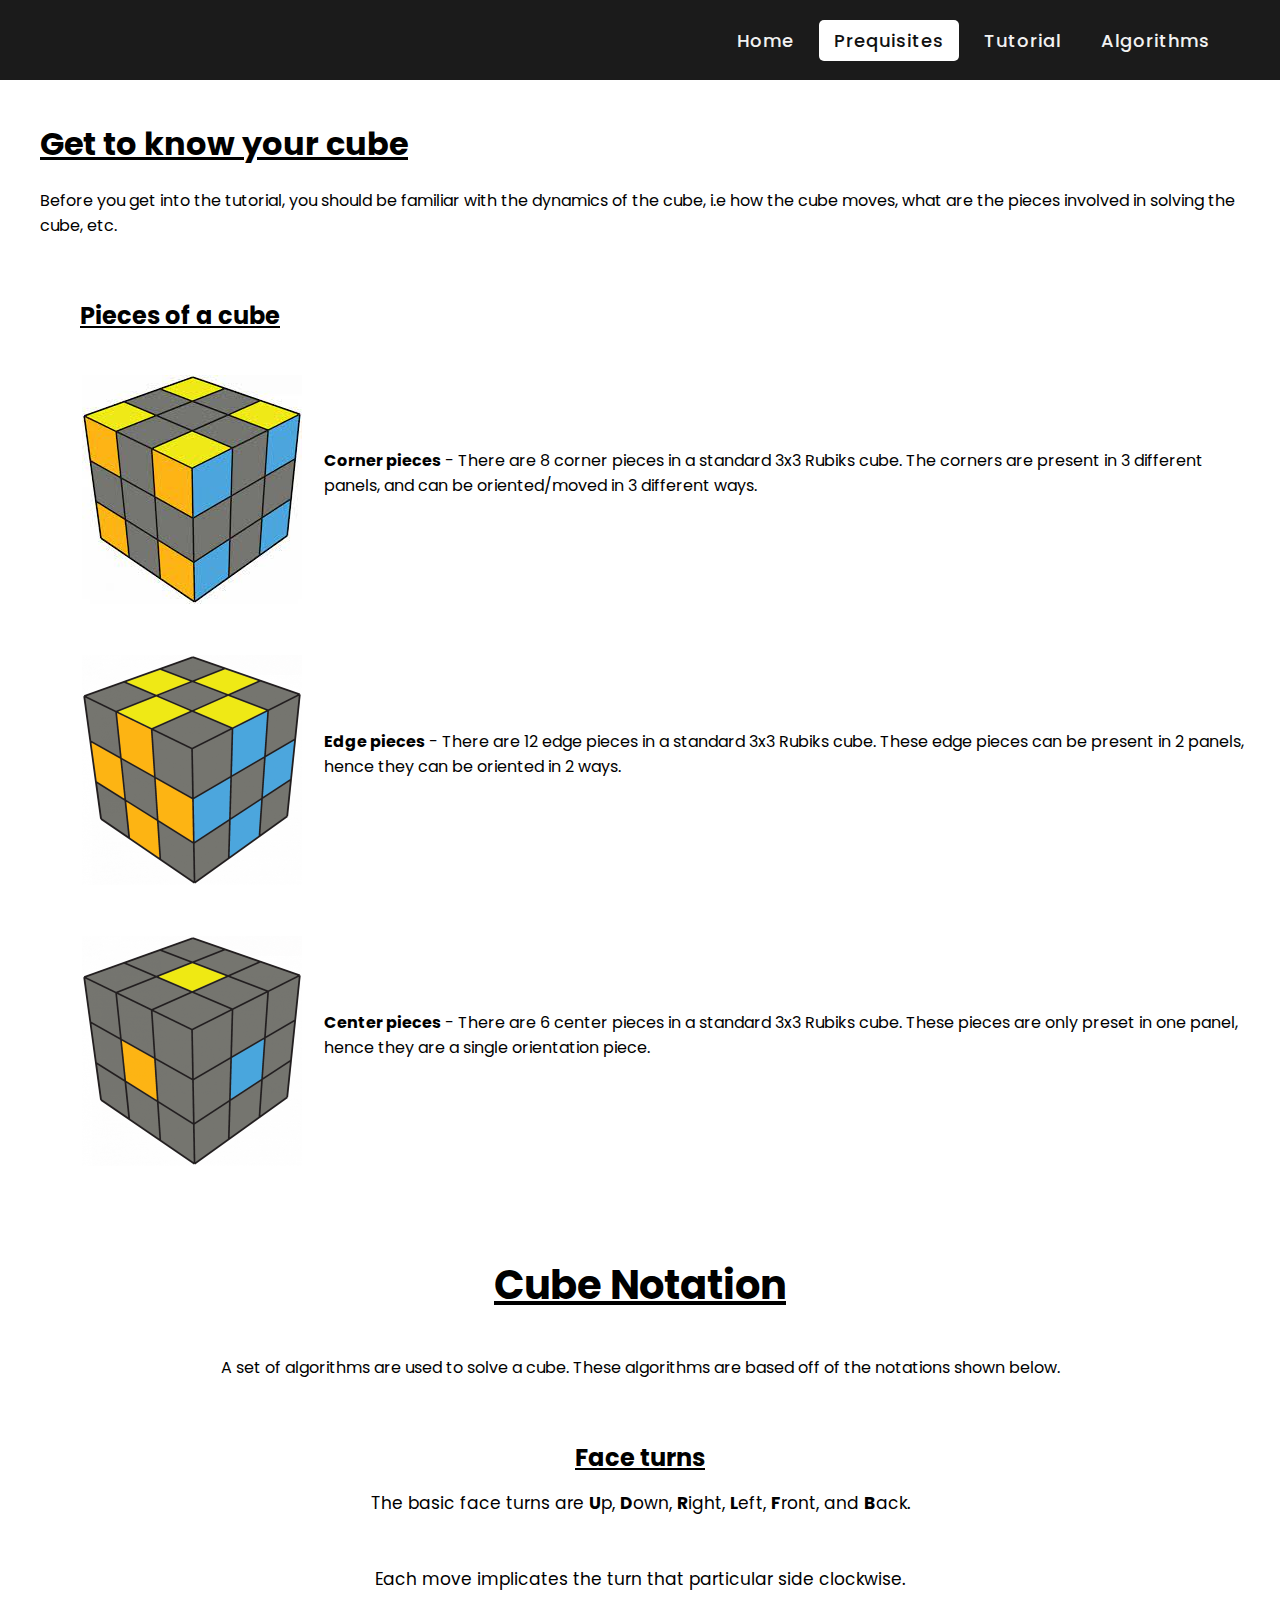
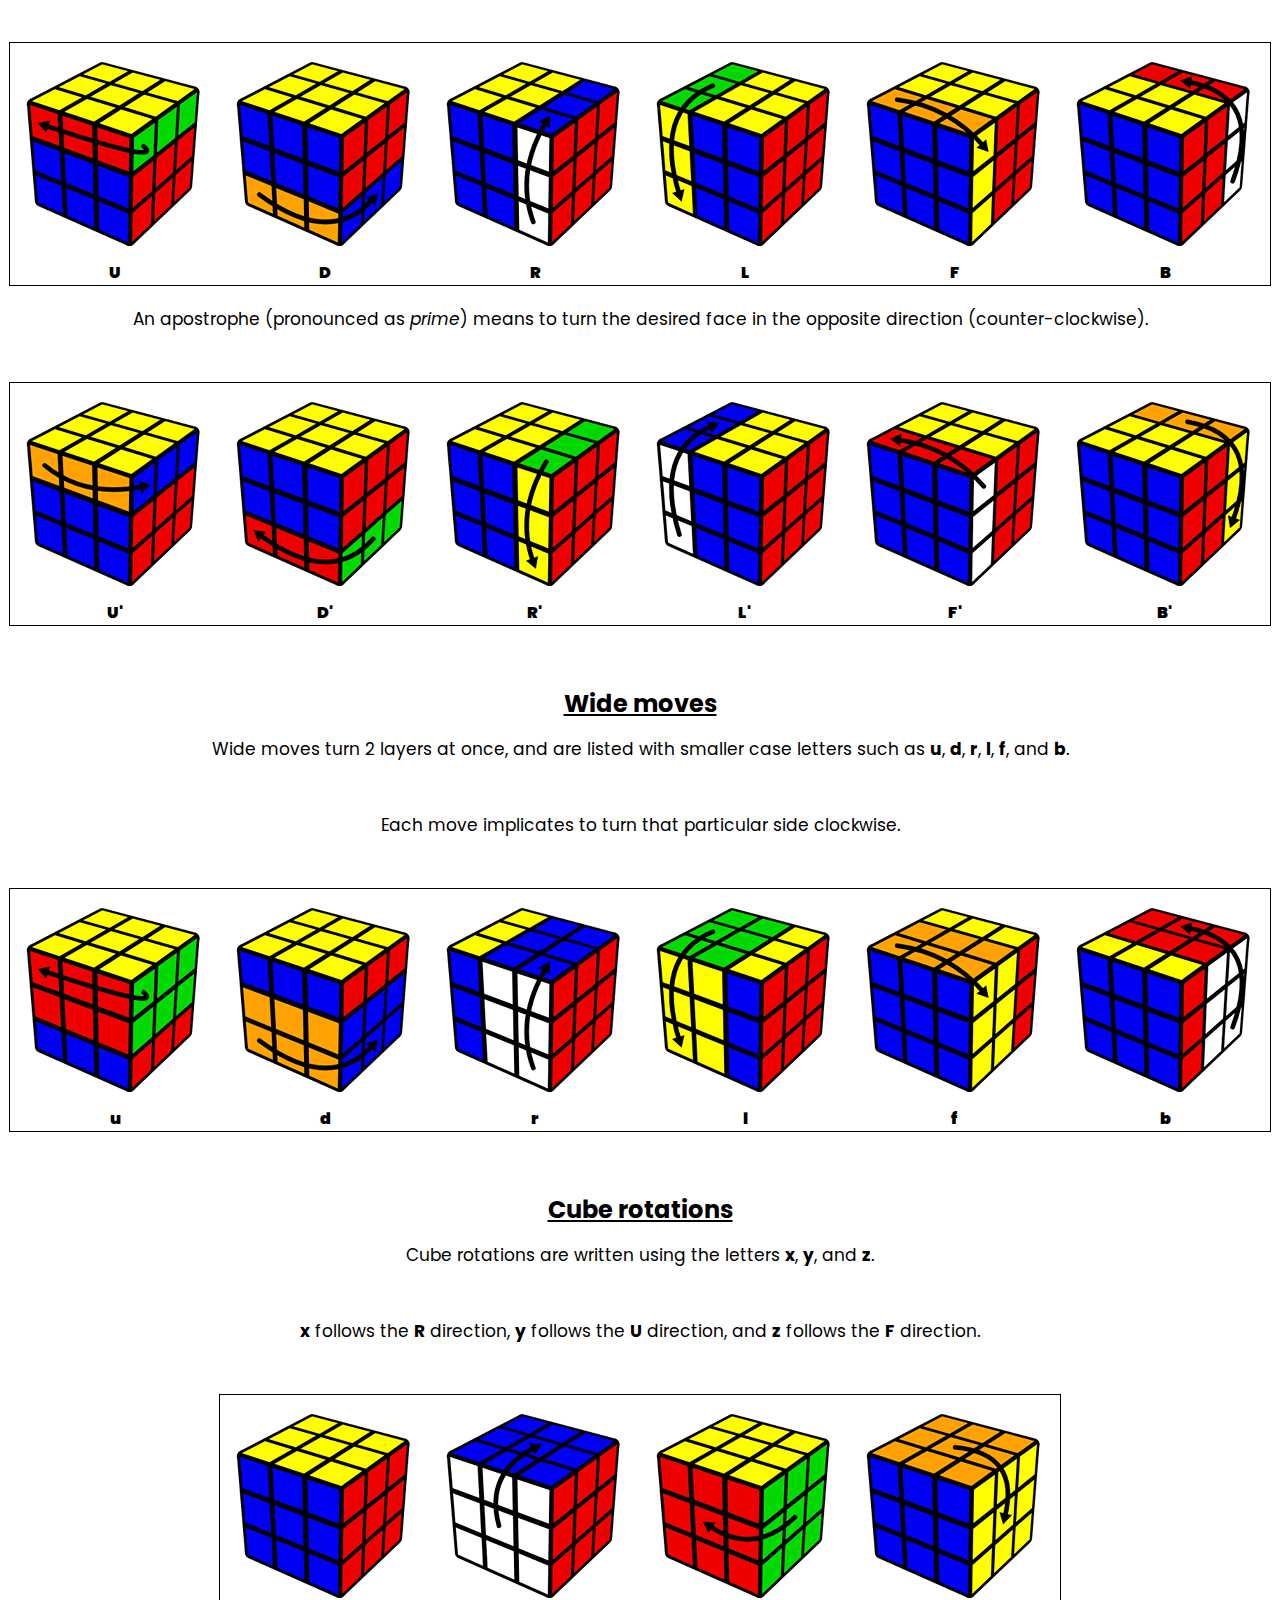
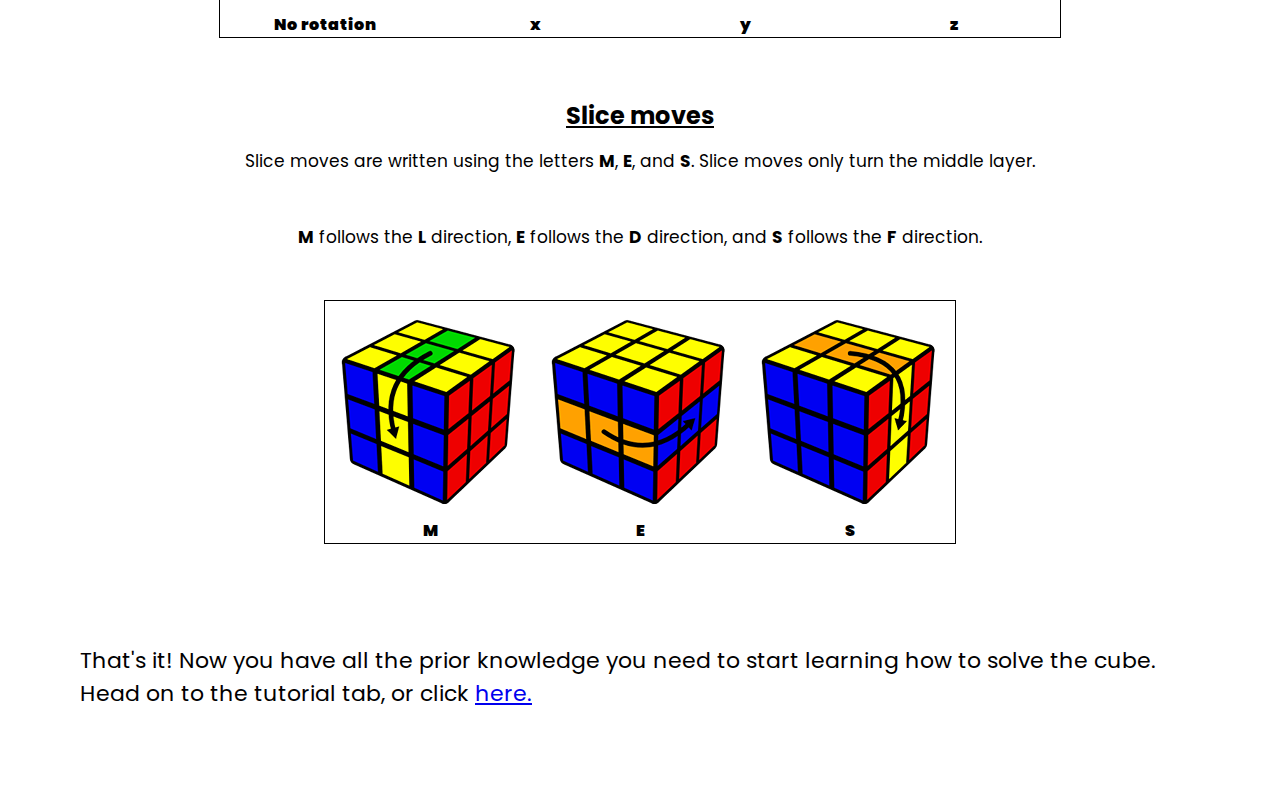
<file: prequisite.html>
<!DOCTYPE html>
<html lang="en" dir="ltr">
   <head>
      <meta charset="utf-8">
      <link rel="stylesheet" href="styles-prequisite.css">
      <link rel="stylesheet" href="https://cdnjs.cloudflare.com/ajax/libs/font-awesome/5.15.3/css/all.min.css"/>
      <meta name="viewport" content="width=device-width, initial-scale=1.0">
      <title>Prequisites to solving the Cube</title>
   </head>
   <body>
      <nav>
         <input type="checkbox" id="click">
         <label for="click" class="menu-btn">
         <i class="fas fa-bars"></i>
         </label>
         <ul>
            <li><a href="index.html">Home</a></li>
            <li><a class="active" href="prequisite.html">Prequisites</a></li>
            <li><a href="tutorial.html">Tutorial</a></li>
            <li><a href="algorithms.html">Algorithms</a></li>
         </ul>
      </nav>

      <h1 class="title-1">Get to know your cube</h1>
      <p class="text-1">Before you get into the tutorial, you should be familiar with the dynamics of the cube, i.e how the cube moves, what are the pieces involved in solving the cube, etc.</p>      
      <h2 class="title-2">Pieces of a cube</h2>

      <table>
        <tr>
          <td class="cube-corner-pieces"><img src="images/cube-corner-pieces.jpg" ></td>
          <td class="cube-corner-pieces-desc">
            <b>Corner pieces</b> - There are 8 corner pieces in a standard 3x3 Rubiks cube. The corners are present in 3 different panels, and can be oriented/moved in 3 different ways.
          </td>
        </tr>
      </table>

      <table>
        <tr>
          <td class="cube-corner-pieces"><img src="images/cube-edge-pieces.png" ></td>
          <td class="cube-corner-pieces-desc">
            <b>Edge pieces</b> - There are 12 edge pieces in a standard 3x3 Rubiks cube. These edge pieces can be present in 2 panels, hence they can be oriented in 2 ways.
          </td>
        </tr>
      </table>

      <table>
        <tr>
          <td class="cube-corner-pieces"><img src="images/cube-center-pieces.png" ></td>
          <td class="cube-corner-pieces-desc">
            <b>Center pieces</b> - There are 6 center pieces in a standard 3x3 Rubiks cube. These pieces are only preset in one panel, hence they are a single orientation piece.
          </td>
        </tr>
      </table>

      <h1 class="title-3"><div id="cube-notation">Cube Notation</div></h1>
      <p class="text-2">A set of algorithms are used to solve a cube. These algorithms are based off of the notations shown below.</p>
    
      <h2 class="title-4">Face turns</h2>
      <p class="text-3">The basic face turns are <b>U</b>p, <b>D</b>own, <b>R</b>ight, <b>L</b>eft, <b>F</b>ront, and <b>B</b>ack.</p>
      <p class="text-3">Each move implicates the turn that particular side clockwise.</p>
   
      <table class="face-turns">
        <tr>
          <th><img src="images/cube-notations/U.png"></th>
          <th><img src="images/cube-notations/D.png"></th>
          <th><img src="images/cube-notations/R.png"></th>
          <th><img src="images/cube-notations/L.png"></th>
          <th><img src="images/cube-notations/F.png"></th>
          <th><img src="images/cube-notations/B.png"></th>
        </tr>
        <tr>
          <th><b>U</b></th>
          <th><b>D</b></th>
          <th><b>R</b></th>
          <th><b>L</b></th>
          <th><b>F</b></th>
          <th><b>B</b></th>
        </tr>
      </table>

      <p class="text-4">An apostrophe (pronounced as <i>prime</i>) means to turn the desired face in the opposite direction (counter-clockwise).</p>
   
      <table class="face-turns">
        <tr>
          <th><img src="images/cube-notations/U'.png"></th>
          <th><img src="images/cube-notations/D'.png"></th>
          <th><img src="images/cube-notations/R'.png"></th>
          <th><img src="images/cube-notations/L'.png"></th>
          <th><img src="images/cube-notations/F'.png"></th>
          <th><img src="images/cube-notations/B'.png"></th>
        </tr>
        <tr>
          <th><b>U'</b></th>
          <th><b>D'</b></th>
          <th><b>R'</b></th>
          <th><b>L'</b></th>
          <th><b>F'</b></th>
          <th><b>B'</b></th>
        </tr>
      </table>

      <h2 class="title-4">Wide  moves</h2>
      <p class="text-3">Wide moves turn 2 layers at once, and are listed with smaller case letters such as <b>u</b>, <b>d</b>, <b>r</b>, <b>l</b>, <b>f</b>, and <b>b</b>.</p> 
      <p class="text-3">Each move implicates to turn that particular side clockwise.</p>

      <table class="face-turns">
        <tr>
          <th><img src="images/cube-notations/u''.png"></th>
          <th><img src="images/cube-notations/d''.png"></th>
          <th><img src="images/cube-notations/r''.png"></th>
          <th><img src="images/cube-notations/l''.png"></th>
          <th><img src="images/cube-notations/f''.png"></th>
          <th><img src="images/cube-notations/b''.png"></th>
        </tr>
        <tr>
          <th><b>u</b></th>
          <th><b>d</b></th>
          <th><b>r</b></th>
          <th><b>l</b></th>
          <th><b>f</b></th>
          <th><b>b</b></th>
        </tr>
      </table>

      <h2 class="title-4">Cube rotations</h2>
      <p class="text-3">Cube rotations are written using the letters <b>x</b>, <b>y</b>, and <b>z</b>.</p> 
      <p class="text-3"><b>x</b> follows the <b>R</b> direction, <b>y</b> follows the <b>U</b> direction, and <b>z</b> follows the <b>F</b> direction.</p>

      <table class="face-turns">
        <tr>
          <th><img src="images/cube-notations/w.png"></th>
          <th><img src="images/cube-notations/x.png"></th>
          <th><img src="images/cube-notations/y.png"></th>
          <th><img src="images/cube-notations/z.png"></th>

        </tr>
        <tr>
          <th><b>No rotation</b></th>
          <th><b>x</b></th>
          <th><b>y</b></th>
          <th><b>z</b></th>
        </tr>
      </table>

      <h2 class="title-4">Slice moves</h2>
      <p class="text-3">Slice moves are written using the letters <b>M</b>, <b>E</b>, and <b>S</b>. Slice moves only turn the middle layer.</p> 
      <p class="text-3"><b>M</b> follows the <b>L</b> direction, <b>E</b> follows the <b>D</b> direction, and <b>S</b> follows the <b>F</b> direction.</p>

      <table class="face-turns">
        <tr>
          <th><img src="images/cube-notations/M.png"></th>
          <th><img src="images/cube-notations/E.png"></th>
          <th><img src="images/cube-notations/S.png"></th>

        </tr>
        <tr>
          <th><b>M</b></th>
          <th><b>E</b></th>
          <th><b>S</b></th>
        </tr>
      </table>

      <p class="final-line">That's it! Now you have all the prior knowledge you need to start learning how to solve the cube. Head on to the tutorial tab, or click <a href="tutorial.html">here.</a></p>

    </body>
</html>
</file>
<file: styles-index.css>
@import url('https://fonts.googleapis.com/css?family=Poppins:400,500,600,700&display=swap');
*{
  margin: 0;
  padding: 0;
  box-sizing: border-box;
  font-family: 'Poppins', sans-serif;
} 
nav{
  display: flex;
  height: 80px;
  width: 100%;
  background: #1b1b1b;
  align-items: center;
  justify-content: space-between;
  padding: 0 50px 0 100px;
  flex-wrap: wrap;
  position: fixed;
  top: 0px;
  z-index: 2;
}
nav .logo{
  color: #fff;
  font-size: 35px;
  font-weight: 600;
}
nav ul{
  display: flex;
  flex-wrap: wrap;
  list-style: none;
}
nav ul li{
  margin: 0 5px;
}
nav ul li a{
  color: #f2f2f2;
  text-decoration: none;
  font-size: 18px;
  font-weight: 500;
  padding: 8px 15px;
  border-radius: 5px;
  letter-spacing: 1px;
  transition: all 0.3s ease;
}
nav ul li a.active,
nav ul li a:hover{
  color: #111;
  background: #fff;
}
nav .menu-btn i{
  color: #fff;
  font-size: 22px;
  cursor: pointer;
  display: none;
}
input[type="checkbox"]{
  display: none;
}
@media (max-width: 1000px){
  nav{
    padding: 0 40px 0 50px;
  }
}
@media (max-width: 920px) {
  nav .menu-btn i{
    display: block;
  }
  #click:checked ~ .menu-btn i:before{
    content: "\f00d";
  }
  nav ul{
    position: fixed;
    top: 80px;
    left: -100%;
    background: #111;
    height: 100vh;
    width: 100%;
    text-align: center;
    display: block;
    transition: all 0.3s ease;
  }
  #click:checked ~ ul{
    left: 0;
  }
  nav ul li{
    width: 100%;
    margin: 40px 0;
  }
  nav ul li a{
    width: 100%;
    margin-left: -100%;
    display: block;
    font-size: 20px;
    transition: 0.6s cubic-bezier(0.68, -0.55, 0.265, 1.55);
  }
  #click:checked ~ ul li a{
    margin-left: 0px;
  }
  nav ul li a.active,
  nav ul li a:hover{
    background: none;
    color: cyan;
  }
}
.content{
  position: absolute;
  top: 50%;
  left: 50%;
  transform: translate(-50%, -50%);
  text-align: center;
  z-index: -1;
  width: 100%;
  padding: 0 30px;
  color: #1b1b1b;
}
.content div{
  font-size: 40px;
  font-weight: 700;
}

.home-main {
  text-align: center;
  font-family:'Segoe UI', Tahoma, Geneva, Verdana, sans-serif;
  margin-top: 120px;
  position: absolute;
  top: 50%;
  left: 50%;
  transform: translate(-50%, -50%);
}

.info-0 {
  text-align: center;
  padding-top: 710px;
  font-size: 30px;
}

.info-1 {
  text-align: center;
  font-family:'Segoe UI', Tahoma, Geneva, Verdana, sans-serif;
  padding-top: 150px;
  font-size: 40px;
}

.info-2 {
  text-align: center;
  font-family:'Segoe UI', Tahoma, Geneva, Verdana, sans-serif;
  padding-top: 120px;
  font-size: 40px;
  padding-bottom: 100px;
}

.prequisite {
  text-decoration: none;
  color: rgb(15, 111, 124);
}

.algorithm {
  text-decoration: none;
  color: rgb(15, 111, 124);
}

.buttons {
  margin-left: auto;
  margin-right: auto;
  padding-top: 20px;
}

.prequisite-button {
  border: none;
  background-color: aqua;
  height: 60px;
  width: 240px;
  margin-bottom: 200px;
  font-size: 30px;
  border-radius: 30px;
  font-weight: 650;
}

.prequisite-button:hover {
  opacity: 0.7;
  cursor: pointer;
}

.tutorial-button {
  border: none;
  background-color: rgb(255, 204, 0);
  height: 60px;
  width: 240px;
  margin-bottom: 200px;
  font-size: 30px;
  border-radius: 30px;
  font-weight: 650;
}

.tutorial-button:hover {
  opacity: 0.7;
  cursor: pointer;
}

.algorithms-button {
  border: none;
  background-color: rgb(64, 192, 21);
  height: 60px;
  width: 240px;
  margin-bottom: 200px;
  font-size: 30px;
  border-radius: 30px;
  font-weight: 650;
}

.algorithms-button:hover {
  opacity: 0.7;
  cursor: pointer;
}
</file>
<file: styles-algorithms.css>
@import url('https://fonts.googleapis.com/css?family=Poppins:400,500,600,700&display=swap');
*{
  margin: 0;
  padding: 0;
  box-sizing: border-box;
  font-family: 'Poppins', sans-serif;
} 
nav{
  display: flex;
  height: 80px;
  width: 100%;
  background: #1b1b1b;
  align-items: center;
  justify-content: space-between;
  padding: 0 50px 0 100px;
  flex-wrap: wrap;
  position: fixed;
  top: 0px;
  z-index: 2;
}
nav .logo{
  color: #fff;
  font-size: 35px;
  font-weight: 600;
}
nav ul{
  display: flex;
  flex-wrap: wrap;
  list-style: none;
}
nav ul li{
  margin: 0 5px;
}
nav ul li a{
  color: #f2f2f2;
  text-decoration: none;
  font-size: 18px;
  font-weight: 500;
  padding: 8px 15px;
  border-radius: 5px;
  letter-spacing: 1px;
  transition: all 0.3s ease;
}
nav ul li a.active,
nav ul li a:hover{
  color: #111;
  background: #fff;
}
nav .menu-btn i{
  color: #fff;
  font-size: 22px;
  cursor: pointer;
  display: none;
}
input[type="checkbox"]{
  display: none;
}
@media (max-width: 1000px){
  nav{
    padding: 0 40px 0 50px;
  }
}
@media (max-width: 920px) {
  nav .menu-btn i{
    display: block;
  }
  #click:checked ~ .menu-btn i:before{
    content: "\f00d";
  }
  nav ul{
    position: fixed;
    top: 80px;
    left: -100%;
    background: #111;
    height: 100vh;
    width: 100%;
    text-align: center;
    display: block;
    transition: all 0.3s ease;
  }
  #click:checked ~ ul{
    left: 0;
  }
  nav ul li{
    width: 100%;
    margin: 40px 0;
  }
  nav ul li a{
    width: 100%;
    margin-left: -100%;
    display: block;
    font-size: 20px;
    transition: 0.6s cubic-bezier(0.68, -0.55, 0.265, 1.55);
  }
  #click:checked ~ ul li a{
    margin-left: 0px;
  }
  nav ul li a.active,
  nav ul li a:hover{
    background: none;
    color: cyan;
  }
}
.content{
  position: absolute;
  top: 50%;
  left: 50%;
  transform: translate(-50%, -50%);
  text-align: center;
  z-index: -1;
  width: 100%;
  padding: 0 30px;
  color: #1b1b1b;
}
.content div{
  font-size: 40px;
  font-weight: 700;
}

.title-1 {
  margin-top: 120px;
  margin-left: 50px;
  text-decoration: underline;
}

.text-1{
  margin-left: 50px;
  font-size: 22px;
  margin-right: 100px;
  padding-top: 30px;
}

.note-algs {
  margin-left: 50px;
  font-size: 22px;
  margin-right: 100px;
  padding-top: 50px;
}

.oll-title {
  margin-left: 50px;
  text-decoration: underline;
  padding-top: 100px;
  font-size: 27px;
  padding-bottom: 50px;
  text-align: center;
}

.oll-title-desc {
  margin-left: 50px;
  margin-right: 50px;
  text-align: center;
  padding-bottom: 70px;
  font-size: 18px;
}

.oll-table {
  margin-left: auto;
  margin-right: auto;  
}

table, th, td {
  border-collapse: collapse;
  border: 2px solid black;
  padding: 10px;
}

th {
  font-weight: bold;
}

td {
  font-weight: 500;
  text-align: center;
}

.pll-table {
  margin-left: auto;
  margin-right: auto;   
}

table, th, td {
  border-collapse: collapse;
  border: 2px solid black;
  padding: 10px;
}

th {
  font-weight: bold;
}

td {
  font-weight: 500;
  text-align: center;
}

.pll-container {
  margin-bottom: 80px;
}
</file>
<file: styles-prequisite.css>
@import url('https://fonts.googleapis.com/css?family=Poppins:400,500,600,700&display=swap');
*{
  margin: 0;
  padding: 0;
  box-sizing: border-box;
  font-family: 'Poppins', sans-serif;
} 
nav{
  display: flex;
  height: 80px;
  width: 100%;
  background: #1b1b1b;
  align-items: center;
  justify-content: space-between;
  padding: 0 50px 0 100px;
  flex-wrap: wrap;
  position: fixed;
  top: 0px;
  z-index: 2;
}
nav .logo{
  color: #fff;
  font-size: 35px;
  font-weight: 600;
}
nav ul{
  display: flex;
  flex-wrap: wrap;
  list-style: none;
}
nav ul li{
  margin: 0 5px;
}
nav ul li a{
  color: #f2f2f2;
  text-decoration: none;
  font-size: 18px;
  font-weight: 500;
  padding: 8px 15px;
  border-radius: 5px;
  letter-spacing: 1px;
  transition: all 0.3s ease;
}
nav ul li a.active,
nav ul li a:hover{
  color: #111;
  background: #fff;
}
nav .menu-btn i{
  color: #fff;
  font-size: 22px;
  cursor: pointer;
  display: none;
}
input[type="checkbox"]{
  display: none;
}
@media (max-width: 1000px){
  nav{
    padding: 0 40px 0 50px;
  }
}
@media (max-width: 920px) {
  nav .menu-btn i{
    display: block;
  }
  #click:checked ~ .menu-btn i:before{
    content: "\f00d";
  }
  nav ul{
    position: fixed;
    top: 80px;
    left: -100%;
    background: #111;
    height: 100vh;
    width: 100%;
    text-align: center;
    display: block;
    transition: all 0.3s ease;
  }
  #click:checked ~ ul{
    left: 0;
  }
  nav ul li{
    width: 100%;
    margin: 40px 0;
  }
  nav ul li a{
    width: 100%;
    margin-left: -100%;
    display: block;
    font-size: 20px;
    transition: 0.6s cubic-bezier(0.68, -0.55, 0.265, 1.55);
  }
  #click:checked ~ ul li a{
    margin-left: 0px;
  }
  nav ul li a.active,
  nav ul li a:hover{
    background: none;
    color: cyan;
  }
}
.content{
  position: absolute;
  top: 50%;
  left: 50%;
  transform: translate(-50%, -50%);
  text-align: center;
  z-index: -1;
  width: 100%;
  padding: 0 30px;
  color: #1b1b1b;
}
.content div{
  font-size: 40px;
  font-weight: 700;
}

.title-1 {
  margin-left: 40px;
  margin-top: 120px;
  text-decoration: underline;
}
.text-1 {
  margin-left: 40px;
  padding-top: 20px;
}

.title-2 {
  margin-left: 80px;
  padding-top: 60px;
  text-decoration: underline;
}

.cube-corner-pieces {
  display: inline-block;
  padding-left: 80px;
  padding-top: 40px;
}

.cube-corner-pieces-desc {
  padding-left: 20px;
  padding-right: 30px;
}

.title-3 {
  text-align: center;
  text-decoration: underline;
  padding-top: 80px;
  font-size: 40px;
  padding-bottom: 20px;
}

.text-2 {
  text-align: center;
  padding-top: 20px;
}

.title-4 {
  text-align: center;
  padding-top: 60px;
  text-decoration: underline;
  padding-bottom: 15px;
}

.text-3 {
  text-align: center;
  font-size: 17px;
  padding-bottom: 50px;
}

.face-turns {
  margin-left: auto;
  margin-right: auto;
  border: 1px solid black;
  border-collapse: collapse;
}

.text-4 {
  text-align: center;
  font-size: 17px;
  padding-bottom: 50px;
  margin-top: 20px;
}

.final-line {
  margin-left: 80px;
  font-size: 22px;
  margin-right: 80px;
  margin-top: 100px;
  margin-bottom: 100px;
}
</file>
